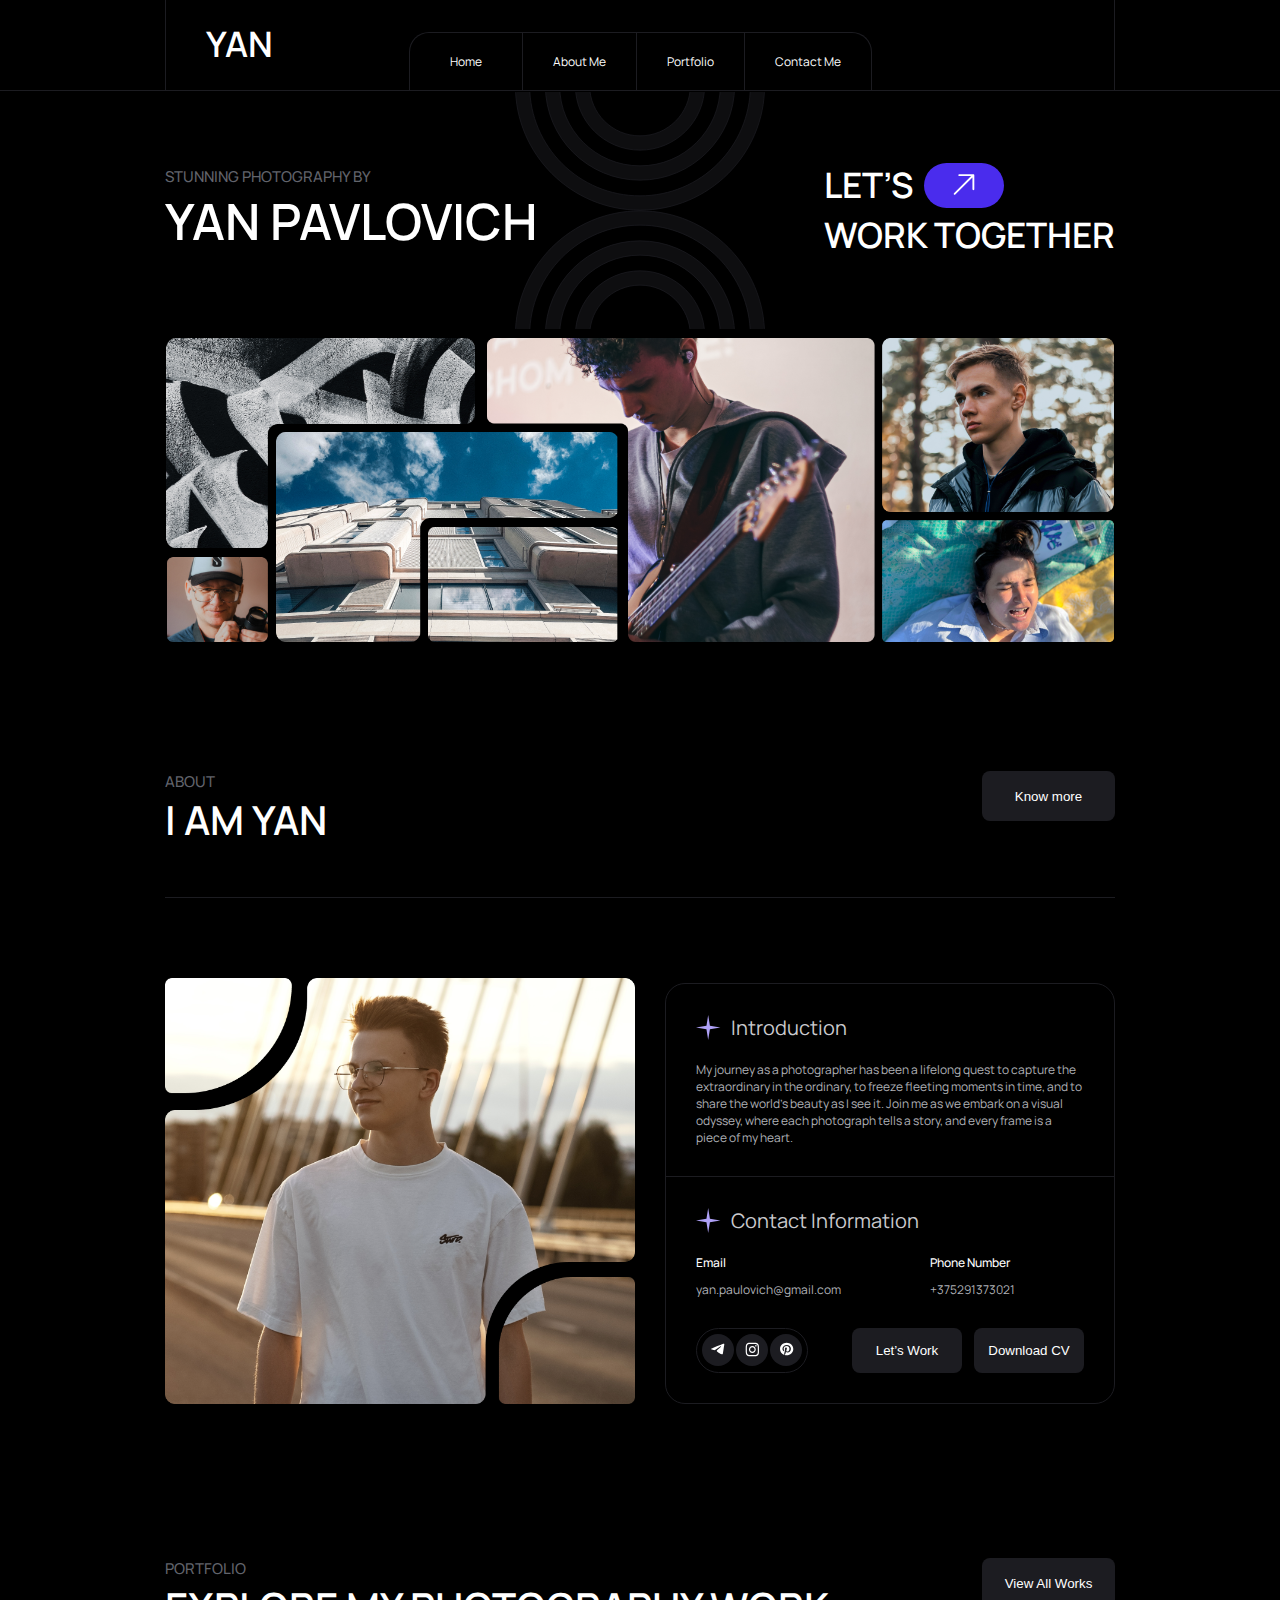
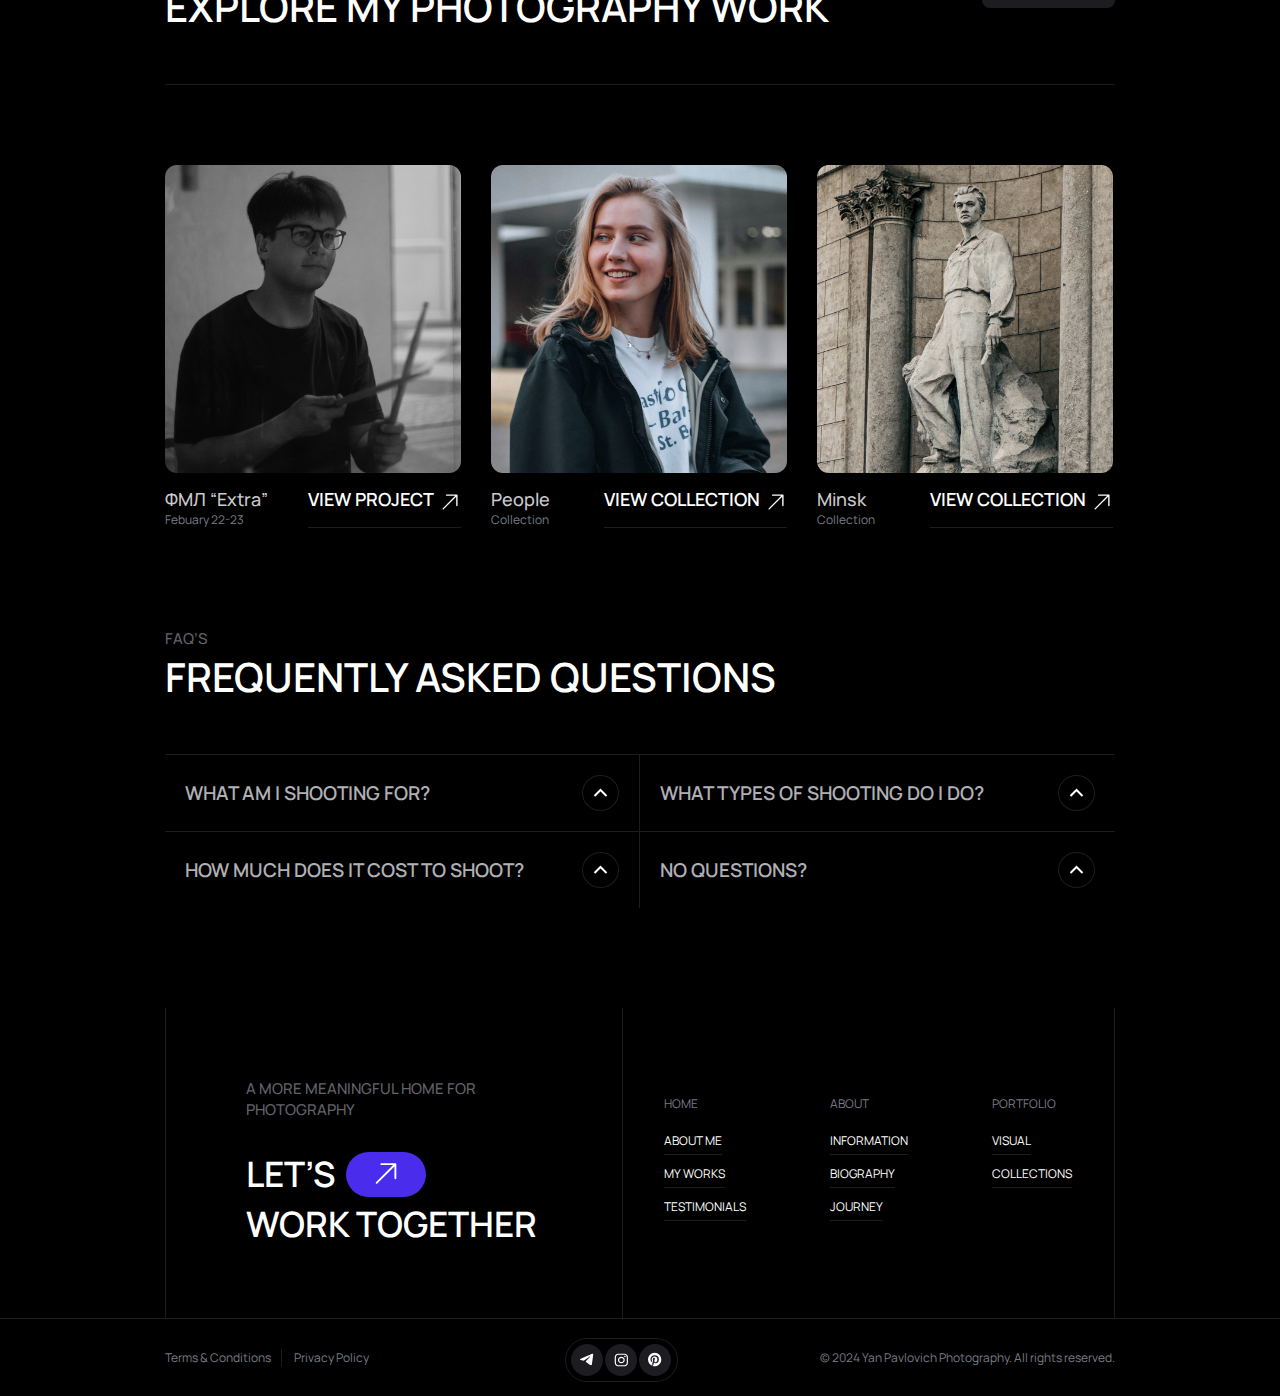
<file: index.html>
<!DOCTYPE html>
<html lang="en">
<head>
    <meta charset="UTF-8">
    <meta name="viewport" content="width=device-width, initial-scale=1.0">
    <link rel="stylesheet" href="./css/main.css">
    <title>Yan</title>
</head>
<body>
    <header>
        <div class="container">
            <div class="header-items">
                <div class="logo">
                    <p class="logo-text">
                        YAN
                    </p>
                </div>
                <nav class="navigation">
                    <img src="./images/burger.svg" alt="" class="burger">
                    <ul class="navigation-list">
                        <li class="navigation-item"><a href="./index.html">Home</a></li>
                        <li class="navigation-item"><a href="./html/aboutPage.html">About Me</a></li>
                        <li class="navigation-item"><a href="./html/portfolioPage.html">Portfolio</a></li>
                        <li class="navigation-item"><a href="./html/contactPage.html">Contact Me</a></li>
                    </ul>
                </nav>
            </div>
        </div>
    </header>
    <section>
        <div class="container">
            <div class="first-info">
                <div class="photographer-first-info">
                    <p class="pre-text">Stunning Photography by</p>
                    <p class="photographer-name">YAN PAVLOVICH</p>
                </div>
                <div class="first-contact-me">
                    <div class="text-with-button">
                        <p class="contact-me-first">Let’s</p>
                        <a href="./html/contactPage.html#contacts">
                            <button class="button">
                                <img src="./images/Row.svg" alt="">
                            </button>
                        </a>
                    </div>
                    <p class="contact-me-second">Work Together</p>
                </div>
            </div>
            <div class="main-image-container"></div>
        </div>
    </section>
    <section class="about-section" id="home-about">
        <div class="container">
            <div class="home-about-content">
                <div class="pre-about">
                    <div class="pre-about-text">
                        <p class="pre-text">About</p>
                        <p class="container-name">I am YAN</p>
                    </div>
                    <div class="pre-about-button">
                        <button class="gray-button" onclick="document.location='./html/aboutPage.html'">
                            <p>Know more</p>
                        </button>
                    </div>
                </div>
                <div class="home-about">
                    <div class="home-about-image">
                        <img src="./images/home-about-image.png" alt="about-image">
                    </div>
                    <div class="home-about-container">
                        <div class="home-about-information">
                            <div class="about-text">
                                <img src="./images/Star.svg" alt="" class="star">
                                <p class="introduction">Introduction</p>
                            </div>
                            <p class="introduction-text">My journey as a photographer has been a lifelong quest to capture the extraordinary in the ordinary, to freeze fleeting moments in time, and to share the world's beauty as I see it.  Join me as we embark on a visual odyssey, where each photograph tells a story, and every frame is a piece of my heart.</p>
                        </div>
                        <div class="home-contact-information">
                            <div class="about-text">
                                <img src="./images/Star.svg" alt="" class="star">
                                <p class="cntact-information-text">Contact Information</p>
                            </div>
                            <div class="home-contacts">
                                <p class="info-text">Email</p>
                                <p class="info-text">Phone Number</p>
                                <p class="contact-info-text">yan.paulovich@gmail.com</p>
                                <p class="contact-info-text">+375291373021</p>
                            </div>
                            <div class="home-contact-buttons">
                                <div class="social-media-buttons">
                                    <button onclick="document.location='https://t.me/Yan_Pan'">
                                        <img src="./images/telegram.svg" alt="telegram" class="telegram">
                                    </button>
                                    <button onclick="document.location='https://www.instagram.com/yan.paulovich/'">
                                        <img src="./images/instagram.svg" alt="instagram" class="instagram">
                                    </button>
                                    <button onclick="document.location='https://ru.pinterest.com/yanpan_yap/'">
                                        <img src="./images/pinterest.svg" alt="pinterest" class="pinterest">
                                    </button>
                                </div>
                                <div class="contact-buttons">
                                    <button class="gray-button" onclick="document.location='./html/contactPage.html'">Let’s Work</button>
                                    <button class="gray-button">Download CV</button>
                                </div>
                            </div>
                        </div>
                    </div>
                </div>
            </div>
        </div>
    </section>
    <section id="home-portfolio">
        <div class="container">
            <div class="portfolio-about-content">
                <div class="pre-about">
                    <div class="pre-about-text">
                        <p class="pre-text">Portfolio</p>
                        <p class="container-name">Explore My photography work</p>
                    </div>
                    <div class="pre-about-button">
                        <button class="gray-button" onclick="document.location='./html/portfolioPage.html'">
                            <p>View All Works</p>
                        </button>
                    </div>
                </div>
                <div class="portfolio-about-items">
                    <div class="portfolio-about-item">
                        <img src="./images/portfolio-image1.png" alt="" class="porfolio-about-image">
                        <div class="porfolio-about-text-box">
                            <div class="porfolio-about-text">
                                <p class="porfolio-about-name">ФМЛ “Extra”</p>
                                <p class="porfolio-about-about">Febuary 22-23</p>
                            </div>
                            <div class="porfolio-about-link">
                                <a href="https://ru.pinterest.com/yanpan_yap/pins/">View Project</a>
                                <img src="./images/arrow-link.svg" alt="" class="porfolio-about-link-image">
                            </div>
                        </div>
                    </div>
                    <div class="portfolio-about-item">
                        <img src="./images/portfolio-image2.png" alt="" class="porfolio-about-image">
                        <div class="porfolio-about-text-box">
                            <div class="porfolio-about-text">
                                <p class="porfolio-about-name">People</p>
                                <p class="porfolio-about-about">Collection</p>
                            </div>
                            <div class="porfolio-about-link">
                                <a href="https://ru.pinterest.com/yanpan_yap/people/">View COLLECTION</a>
                                <img src="./images/arrow-link.svg" alt="" class="porfolio-about-link-image">
                            </div>
                        </div>
                    </div>
                    <div class="portfolio-about-item">
                        <img src="./images/portfolio-image3.png" alt="" class="porfolio-about-image">
                        <div class="porfolio-about-text-box">
                            <div class="porfolio-about-text">
                                <p class="porfolio-about-name">Minsk</p>
                                <p class="porfolio-about-about">Collection</p>
                            </div>
                            <div class="porfolio-about-link">
                                <a href="https://ru.pinterest.com/yanpan_yap/minsk-city/">View COLLECTION</a>
                                <img src="./images/arrow-link.svg" alt="" class="porfolio-about-link-image">
                            </div>
                        </div>
                    </div>
                </div>
            </div>
        </div>
    </section>
    <section id="home-faq">
        <div class="container">
            <div class="faq-about-container">
                <div class="pre-about">
                    <div class="pre-about-text">
                        <p class="pre-text">FAQ’s</p>
                        <p class="container-name">Frequently Asked Questions</p>
                    </div>
                </div>
                <div class="faq">
                    <div>
                        <div class="question">
                            <p>What am I shooting for?</p>
                            <img src="./images/faq-arrow.svg" alt="" class="faq-arrow">
                        </div>
                        <div class="answer">
                            <p>I don't have my own camera, so I shoot with what they give me or I find. I have experience working with all types of cameras.</p>
                        </div>
                        <div class="question">
                            <p>How much does it cost to shoot?</p>
                            <img src="./images/faq-arrow.svg" alt="" class="faq-arrow">
                        </div>
                        <div class="answer">
                            <p>I don't have any price tag, so write and we'll come to an agreement.</p>
                        </div>
                    </div>
                    <div>
                        <div class="question">
                            <p>What types of shooting do I do?</p>
                            <img src="./images/faq-arrow.svg" alt="" class="faq-arrow">
                        </div>
                        <div class="answer">
                            <p>I have experience in various filming except wedding.</p>
                        </div>
                        <div class="last-question">
                            <div class="question">
                                <p>No questions?</p>
                                <img src="./images/faq-arrow.svg" alt="" class="faq-arrow">
                            </div>
                            <div class="answer">
                                <p>This is cool because the site does not have advertising purposes.</p>
                            </div>
                        </div>
                    </div>
                </div>
            </div>
        </div>
    </section>
    <section>
        <div class="container">
            <div class="footer-navigation">
                <div class="footer-work-link">
                    <p class="pre-text">A more meaningful home for photography</p>
                    <div class="first-contact-me">
                        <div class="text-with-button">
                            <p class="contact-me-first">Let’s</p>
                            <a href="./html/contactPage.html#contacts">
                                <button class="button">
                                    <img src="./images/Row.svg" alt="">
                                </button>
                            </a>
                        </div>
                        <p class="contact-me-second">Work Together</p>
                    </div>
                </div>
                <div class="footer-items">
                    <div class="footer-item">
                        <p class="footer-name-page">Home</p>
                        <a href="#home-about" class="footer-item" id="footer-item">About Me</a>
                        <a href="#home-portfolio" class="footer-item">My Works</a>
                        <a href="#home-faq" class="footer-item">Testimonials</a>
                    </div>
                    <div class="footer-item">
                        <p class="footer-name-page">about</p>
                        <a href="./html/aboutPage.html" class="footer-item">information</a>
                        <a href="./html/aboutPage.html#about-biography" class="footer-item">biography</a>
                        <a href="./html/aboutPage.html#about-joourney" class="footer-item">journey</a>
                    </div>
                    <div class="footer-item">
                        <p class="footer-name-page">portfolio</p>
                        <a href="./html/portfolioPage.html" class="footer-item">visual</a>
                        <a href="./html/portfolioPage.html#portfolio-collections" class="footer-item">collections</a>
                    </div>
                </div>
            </div>
        </div>
    </section>
    <footer>
        <div class="container">
            <div class="footer-container">
                <div class="privacy">
                    <a href="" class="terms">Terms & Conditions</a>
                    <a href="">Privacy Policy</a>
                </div>
                <div class="test">
                    <div class="social-media-buttons">
                        <button onclick="document.location='https://t.me/Yan_Pan'">
                            <img src="./images/telegram.svg" alt="telegram" class="telegram">
                        </button>
                        <button onclick="document.location='https://www.instagram.com/yan.paulovich/'">
                            <img src="./images/instagram.svg" alt="instagram" class="instagram">
                        </button>
                        <button onclick="document.location='https://ru.pinterest.com/yanpan_yap/'">
                            <img src="./images/pinterest.svg" alt="pinterest" class="pinterest">
                        </button>
                    </div>
                </div>
                <div>
                    <p class="rights">© 2024 Yan Pavlovich Photography. All rights reserved.</p>
                </div>
            </div>
        </div>
    </footer>
    <script src="./js/faq.js"></script>
</body>
</html>
</file>
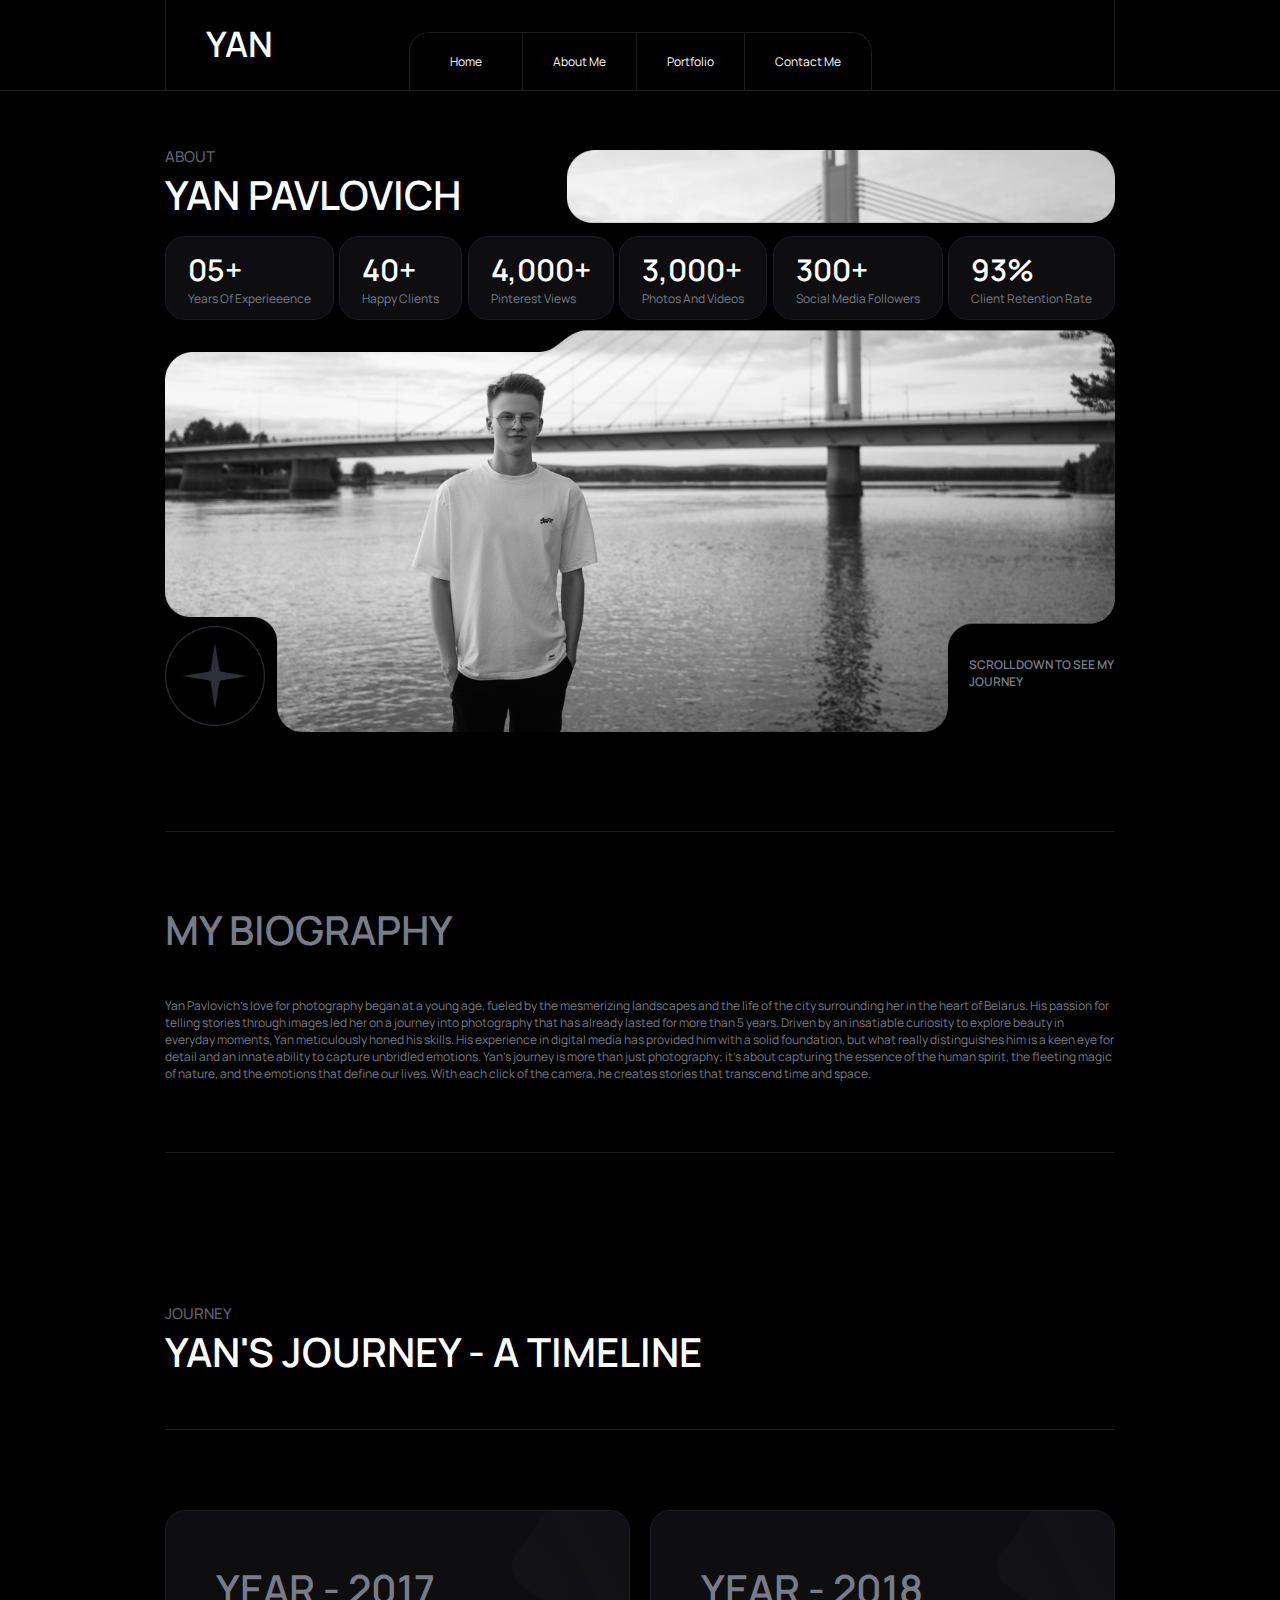
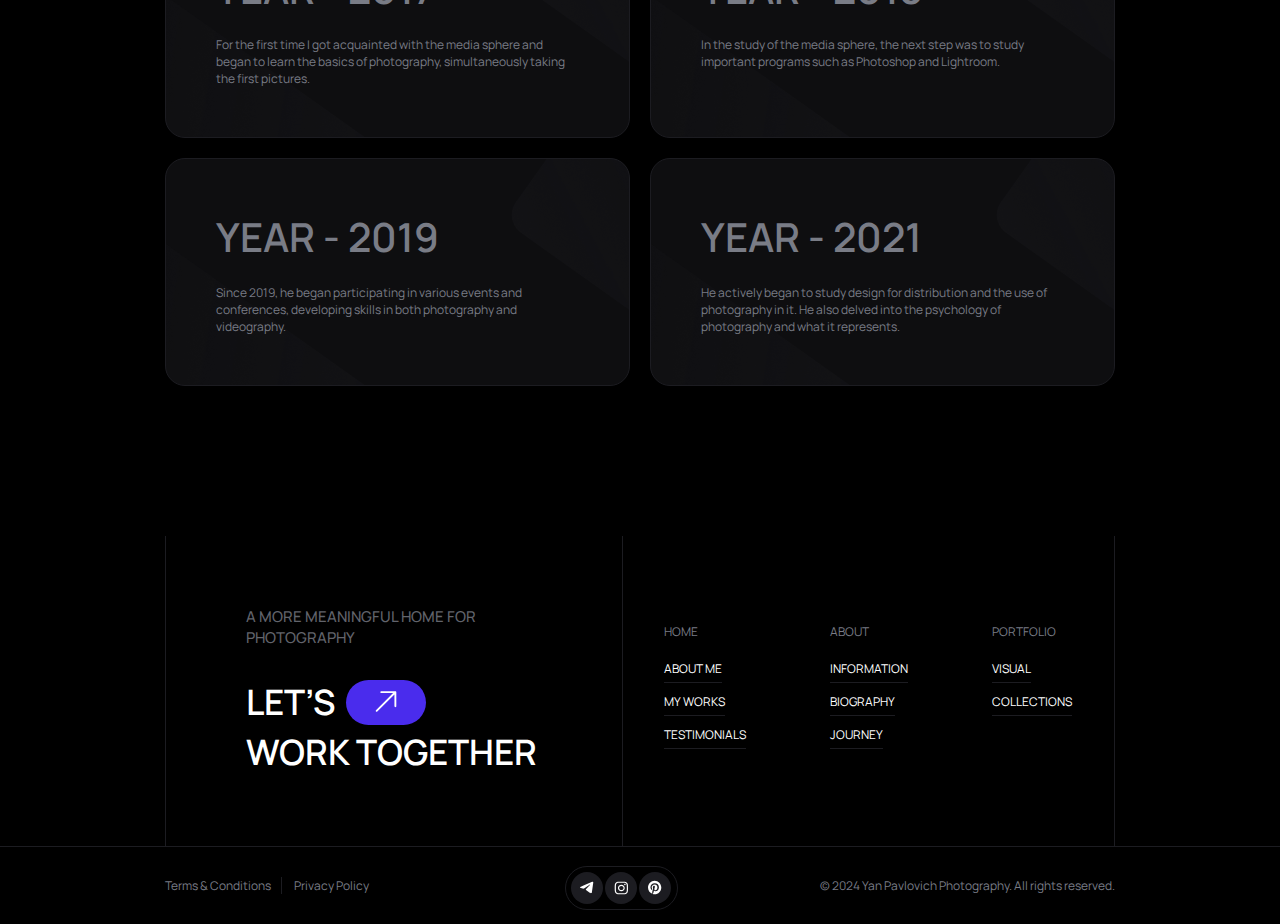
<file: html/aboutPage.html>
<!DOCTYPE html>
<html lang="en">
<head>
    <meta charset="UTF-8">
    <meta name="viewport" content="width=device-width, initial-scale=1.0">
    <link rel="stylesheet" href="../css/main.css">
    <title>Yan</title>
</head>
<body>
    <header>
        <div class="container">
            <div class="header-items">
                <div class="logo">
                    <p class="logo-text">
                        YAN
                    </p>
                </div>
                <nav class="navigation">
                    <img src="../images/burger.svg" alt="" class="burger">
                    <ul class="navigation-list">
                        <li class="navigation-item"><a href="../index.html">Home</a></li>
                        <li class="navigation-item"><a href="../html/aboutPage.html">About Me</a></li>
                        <li class="navigation-item"><a href="../html/portfolioPage.html">Portfolio</a></li>
                        <li class="navigation-item"><a href="../html/contactPage.html">Contact Me</a></li>
                    </ul>
                </nav>
            </div>
        </div>
    </header>
    <section>
        <div class="container">
            <div class="about-first-section">
                <div class="pre-about">
                    <div class="pre-about-text">
                        <p class="pre-text">about</p>
                        <p class="container-name">yan pavlovich</p>
                    </div>
                </div>
                <div class="popularity-items">
                    <div class="popularity-item">
                        <p class="popularity-number">05+</p>
                        <p class="popularity-name">Years Of Experieeence</p>
                    </div>
                    <div class="popularity-item">
                        <p class="popularity-number">40+</p>
                        <p class="popularity-name">Happy Clients</p>
                    </div>
                    <div class="popularity-item">
                        <p class="popularity-number">4,000+</p>
                        <p class="popularity-name">Pinterest Views</p>
                    </div>
                    <div class="popularity-item">
                        <p class="popularity-number">3,000+</p>
                        <p class="popularity-name">Photos And Videos</p>
                    </div>
                    <div class="popularity-item">
                        <p class="popularity-number">300+</p>
                        <p class="popularity-name">Social Media Followers</p>
                    </div>
                    <div class="popularity-item">
                        <p class="popularity-number">93%</p>
                        <p class="popularity-name">Client Retention Rate</p>
                    </div>
                </div>
                <div class="about-decoration">
                    <div class="star-image">
                        <img src="../images/bigStar.png" alt="" class="bigStar">
                    </div>
                    <p class="scroll-text">Scroll Down To See My Journey</p>
                </div>
            </div>
        </div>
    </section>
    <section id="about-biography">
        <div class="container">
            <div class="biography-container">
                <p class="biography-name">
                    My Biography
                </p>
                <p class="biography-text">
                    Yan Pavlovich's love for photography began at a young age, fueled by the mesmerizing landscapes and the life of the city surrounding her in the heart of Belarus. His passion for telling stories through images led her on a journey into photography that has already lasted for more than 5 years.
                    Driven by an insatiable curiosity to explore beauty in everyday moments, Yan meticulously honed his skills. His experience in digital media has provided him with a solid foundation, but what really distinguishes him is a keen eye for detail and an innate ability to capture unbridled emotions.
                    Yan's journey is more than just photography; it's about capturing the essence of the human spirit, the fleeting magic of nature, and the emotions that define our lives. With each click of the camera, he creates stories that transcend time and space.
                </p>
            </div>
        </div>
    </section>
    <section id="about-joourney">
        <div class="container">
            <div class="journey-container">
                <div class="pre-about">
                    <div class="pre-about-text">
                        <p class="pre-text">Journey</p>
                        <p class="container-name">yan's Journey - A Timeline</p>
                    </div>
                </div>
                <div class="card-items">
                    <div class="card-item">
                        <p class="card-name">Year - 2017</p>
                        <p class="card-text">
                            For the first time I got acquainted with the media sphere and began to learn the basics of photography, simultaneously taking the first pictures.
                        </p>
                    </div>
                    <div class="card-item">
                        <p class="card-name">Year - 2018</p>
                        <p class="card-text">
                            In the study of the media sphere, the next step was to study important programs such as Photoshop and Lightroom.
                        </p>
                    </div>
                    <div class="card-item">
                        <p class="card-name">Year - 2019</p>
                        <p class="card-text">
                            Since 2019, he began participating in various events and conferences, developing skills in both photography and videography.
                        </p>
                    </div>
                    <div class="card-item">
                        <p class="card-name">Year - 2021</p>
                        <p class="card-text">
                            He actively began to study design for distribution and the use of photography in it. He also delved into the psychology of photography and what it represents.
                        </p>
                    </div>
                </div>
            </div>
        </div>
    </section>
    <section>
        <div class="container">
            <div class="footer-navigation">
                <div class="footer-work-link">
                    <p class="pre-text">A more meaningful home for photography</p>
                    <div class="first-contact-me">
                        <div class="text-with-button">
                            <p class="contact-me-first">Let’s</p>
                            <a href="../html/contactPage.html#contacts">
                                <button class="button">
                                    <img src="../images/Row.svg" alt="">
                                </button>
                            </a>
                        </div>
                        <p class="contact-me-second">Work Together</p>
                    </div>
                </div>
                <div class="footer-items">
                    <div class="footer-item">
                        <p class="footer-name-page">Home</p>
                        <a href="../index.html#home-about" class="footer-item">About Me</a>
                        <a href="../index.html#home-portfolio" class="footer-item">My Works</a>
                        <a href="../index.html#home-faq" class="footer-item">Testimonials</a>
                    </div>
                    <div class="footer-item">
                        <p class="footer-name-page">about</p>
                        <a href="#" class="footer-item">information</a>
                        <a href="#about-biography" class="footer-item">biography</a>
                        <a href="#about-joourney" class="footer-item">journey</a>
                    </div>
                    <div class="footer-item">
                        <p class="footer-name-page">portfolio</p>
                        <a href="../html/portfolioPage.html" class="footer-item">visual</a>
                        <a href="../html/portfolioPage.html#portfolio-collections" class="footer-item">collections</a>
                    </div>
                </div>
            </div>
        </div>
    </section>
    <footer>
        <div class="container">
            <div class="footer-container">
                <div class="privacy">
                    <a href="" class="terms">Terms & Conditions</a>
                    <a href="">Privacy Policy</a>
                </div>
                <div class="test">
                    <div class="social-media-buttons">
                        <button onclick="document.location='https://t.me/Yan_Pan'">
                            <img src="../images/telegram.svg" alt="telegram" class="telegram">
                        </button>
                        <button onclick="document.location='https://www.instagram.com/yan.paulovich/'">
                            <img src="../images/instagram.svg" alt="instagram" class="instagram">
                        </button>
                        <button onclick="document.location='https://ru.pinterest.com/yanpan_yap/'">
                            <img src="../images/pinterest.svg" alt="pinterest" class="pinterest">
                        </button>
                    </div>
                </div>
                <div>
                    <p class="rights">© 2024 Yan Pavlovich Photography. All rights reserved.</p>
                </div>
            </div>
        </div>
    </footer>
    <script src="../js/faq.js"></script>
</body>
</html>
</file>
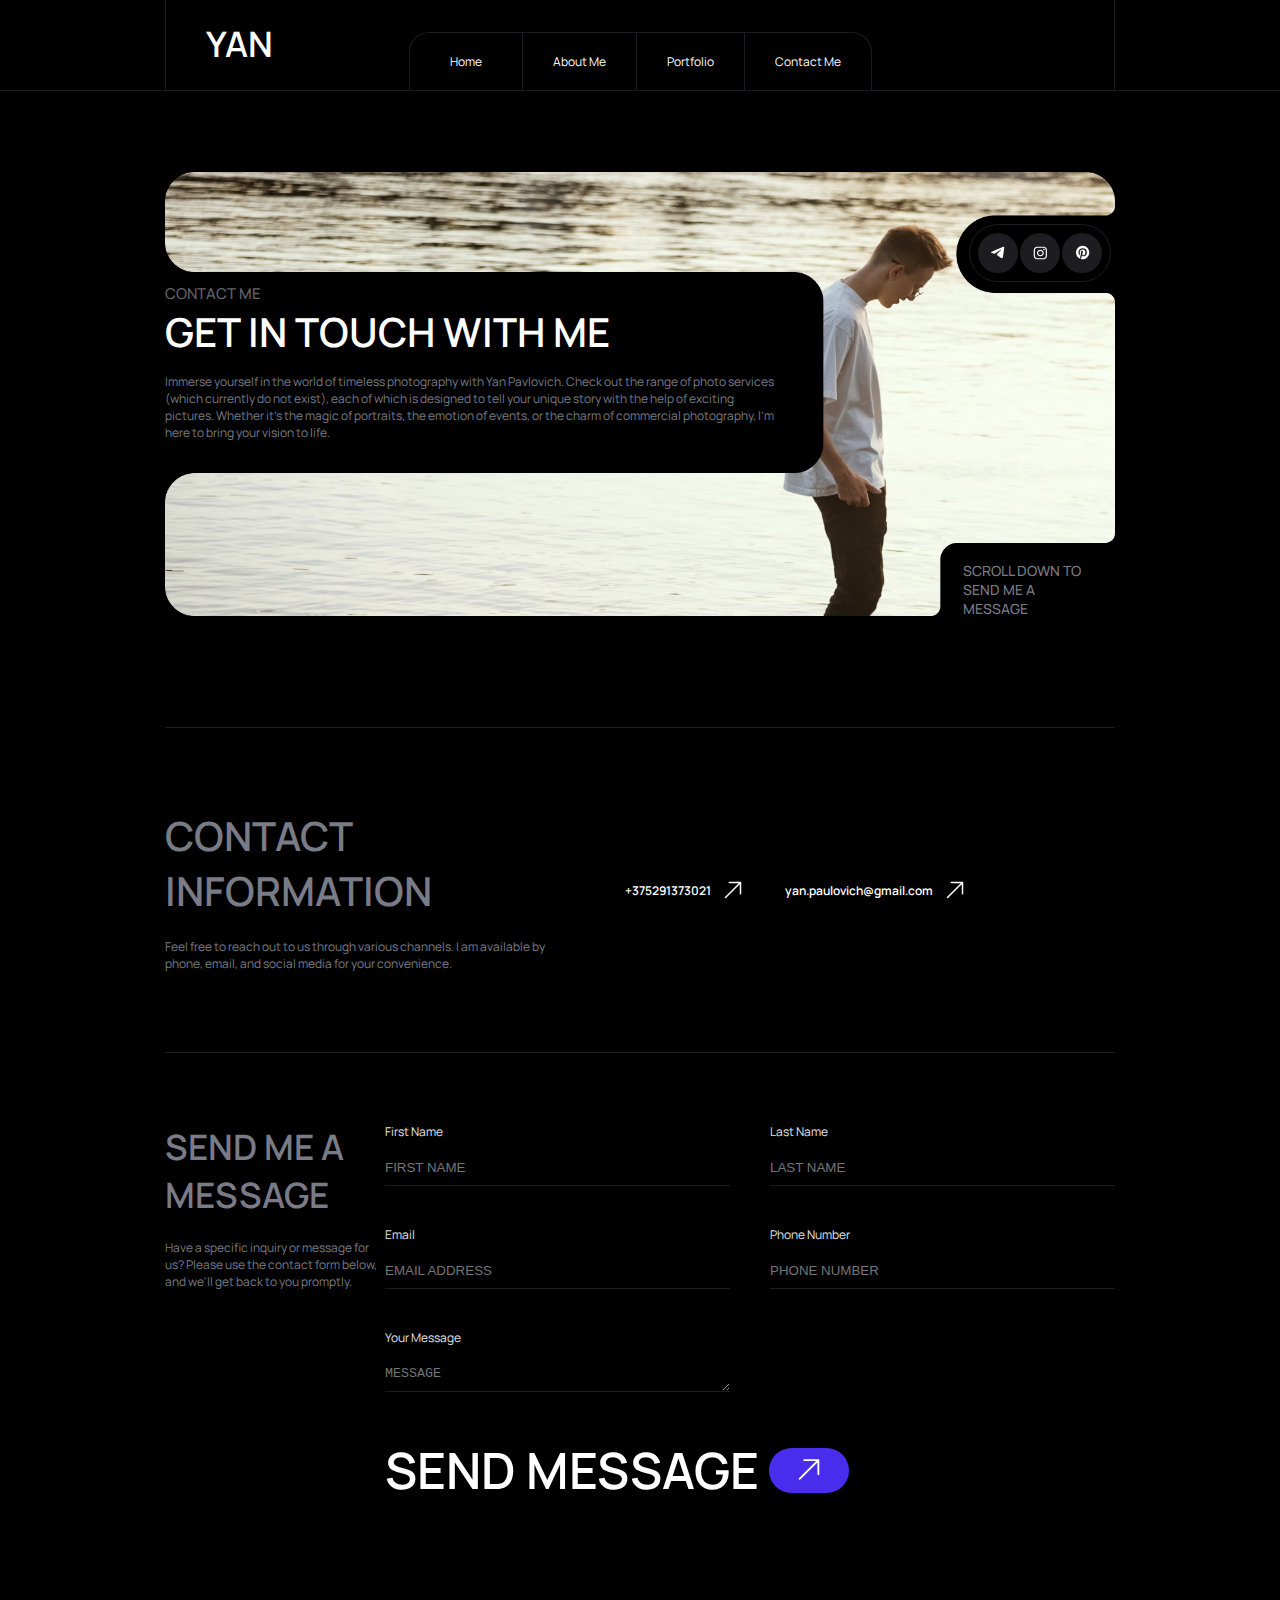
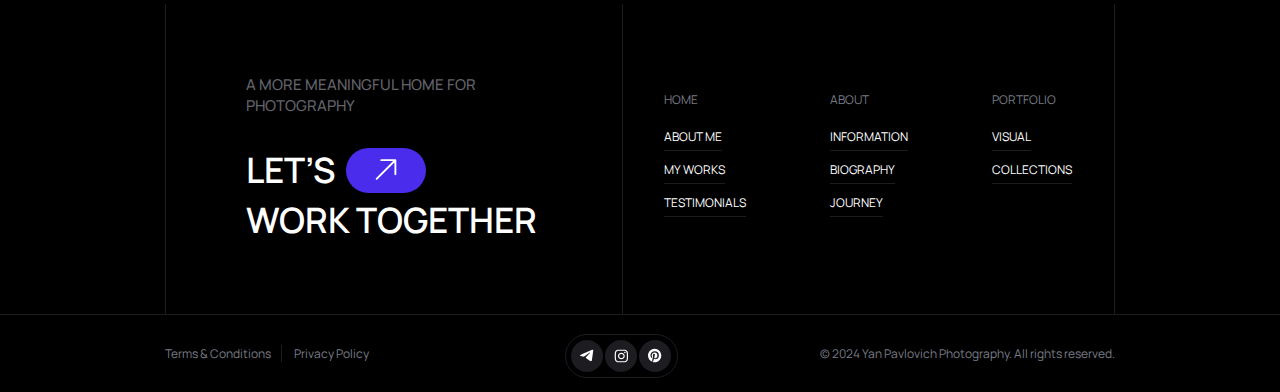
<file: html/contactPage.html>
<!DOCTYPE html>
<html lang="en">
<head>
    <meta charset="UTF-8">
    <meta name="viewport" content="width=device-width, initial-scale=1.0">
    <link rel="stylesheet" href="../css/main.css">
    <title>Yan</title>
</head>
<body>
    <header>
        <div class="container">
            <div class="header-items">
                <div class="logo">
                    <p class="logo-text">
                        YAN
                    </p>
                </div>
                <nav class="navigation">
                    <img src="../images/burger.svg" alt="" class="burger">
                    <ul class="navigation-list">
                        <li class="navigation-item"><a href="../index.html">Home</a></li>
                        <li class="navigation-item"><a href="../html/aboutPage.html">About Me</a></li>
                        <li class="navigation-item"><a href="../html/portfolioPage.html">Portfolio</a></li>
                        <li class="navigation-item"><a href="../html/contactPage.html">Contact Me</a></li>
                    </ul>
                </nav>
            </div>
        </div>
    </header>
    <section>
        <div class="container">
            <div class="contact-first-section">
                <div class="social-media-buttons">
                    <button onclick="document.location='https://t.me/Yan_Pan'">
                        <img src="../images/telegram.svg" alt="telegram" class="telegram">
                    </button>
                    <button onclick="document.location='https://www.instagram.com/yan.paulovich/'">
                        <img src="../images/instagram.svg" alt="instagram" class="instagram">
                    </button>
                    <button onclick="document.location='https://ru.pinterest.com/yanpan_yap/'">
                        <img src="../images/pinterest.svg" alt="pinterest" class="pinterest">
                    </button>
                </div>
                <div class="pre-about">
                    <div class="pre-about-text">
                        <p class="pre-text">Contact Me</p>
                        <p class="container-name">Get in Touch with Me</p>
                    </div>
                </div>
                <p class="contact-first-text">
                    Immerse yourself in the world of timeless photography with Yan Pavlovich. Check out the range of photo services (which currently do not exist), each of which is designed to tell your unique story with the help of exciting pictures. Whether it's the magic of portraits, the emotion of events, or the charm of commercial photography, I'm here to bring your vision to life.
                </p>
                <div class="contact-decoration">
                    <p class="scroll-text3">Scroll Down To Send me a Message</p>
                </div>
            </div>
        </div>
    </section>
    <section id="contacts">
        <div class="container">
            <div class="contact-container">
                <div class="contact-texts">
                    <p class="contact-information">Contact Information</p>
                    <p class="contact-text">Feel free to reach out to us through various channels. I am available by phone, email, and social media for your convenience.</p>
                </div>
                <div class="contacts">
                    <div class="contact">
                        <p>+375291373021</p>
                        <img src="../images/arrow-link.svg" alt="" class="contact-about-link-image">
                    </div>
                    <div class="contact">
                        <p>yan.paulovich@gmail.com</p>
                        <img src="../images/arrow-link.svg" alt="" class="contact-about-link-image">
                    </div>
                </div>
            </div>
        </div>
    </section>
    <section>
        <div class="container">
            <div class="form-container">
                <div class="form-text-container">
                    <p class="form-main-text">Send Me a Message</p>
                    <p class="form-text">
                        Have a specific inquiry or message for us? Please use the contact form below, and we'll get back to you promptly.
                    </p>
                </div>
                <div>
                    <form id="contactForm">
                        <!-- Форма -->
                    </form>
                    <div class="text-with-button">
                        <p class="submit-text">Send Message</p>
                        <button class="button" id="form-button">
                            <img src="../images/Row.svg" alt="">
                        </button>
                    </div>
                </div>
            </div>
        </div>
    </section>
    <section>
        <div class="container">
            <div class="footer-navigation">
                <div class="footer-work-link">
                    <p class="pre-text">A more meaningful home for photography</p>
                    <div class="first-contact-me">
                        <div class="text-with-button">
                            <p class="contact-me-first">Let’s</p>
                            <a href="#contacts">
                                <button class="button">
                                    <img src="../images/Row.svg" alt="">
                                </button>
                            </a>
                        </div>
                        <p class="contact-me-second">Work Together</p>
                    </div>
                </div>
                <div class="footer-items">
                    <div class="footer-item">
                        <p class="footer-name-page">Home</p>
                        <a href="../index.html#home-about" class="footer-item">About Me</a>
                        <a href="../index.html#home-portfolio" class="footer-item">My Works</a>
                        <a href="../index.html#home-faq" class="footer-item">Testimonials</a>
                    </div>
                    <div class="footer-item">
                        <p class="footer-name-page">about</p>
                        <a href="../html/aboutPage.html" class="footer-item">information</a>
                        <a href="../html/aboutPage.html#about-biography" class="footer-item">biography</a>
                        <a href="../html/aboutPage.html#about-joourney" class="footer-item">journey</a>
                    </div>
                    <div class="footer-item">
                        <p class="footer-name-page">portfolio</p>
                        <a href="../html/portfolioPage.html" class="footer-item">visual</a>
                        <a href="../html/portfolioPage.html#portfolio-collections" class="footer-item">collections</a>
                    </div>
                </div>
            </div>
        </div>
    </section>
    <footer>
        <div class="container">
            <div class="footer-container">
                <div class="privacy">
                    <a href="" class="terms">Terms & Conditions</a>
                    <a href="">Privacy Policy</a>
                </div>
                <div class="test">
                    <div class="social-media-buttons">
                        <button onclick="document.location='https://t.me/Yan_Pan'">
                            <img src="../images/telegram.svg" alt="telegram" class="telegram">
                        </button>
                        <button onclick="document.location='https://www.instagram.com/yan.paulovich/'">
                            <img src="../images/instagram.svg" alt="instagram" class="instagram">
                        </button>
                        <button onclick="document.location='https://ru.pinterest.com/yanpan_yap/'">
                            <img src="../images/pinterest.svg" alt="pinterest" class="pinterest">
                        </button>
                    </div>
                </div>
                <div>
                    <p class="rights">© 2024 Yan Pavlovich Photography. All rights reserved.</p>
                </div>
            </div>
        </div>
    </footer>
    <script src="../js/faq.js"></script>
</body>
</html>
</file>
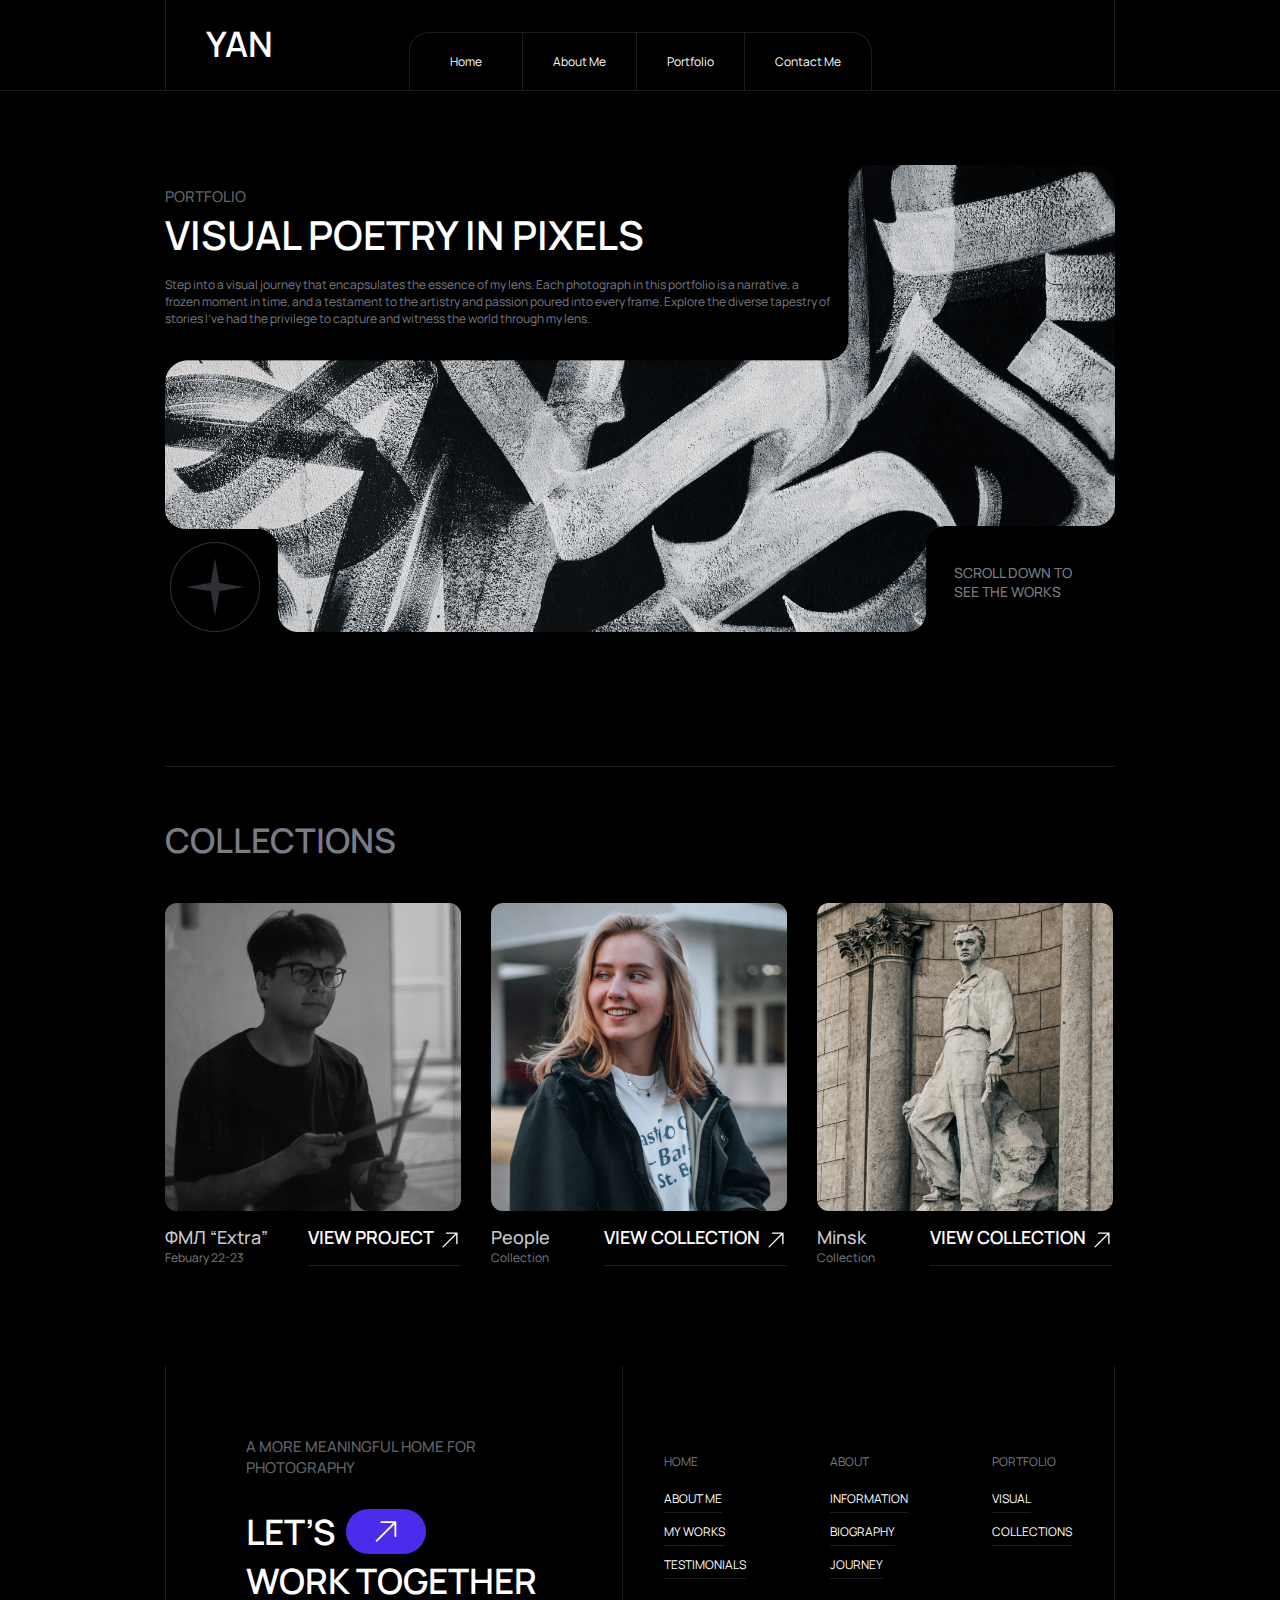
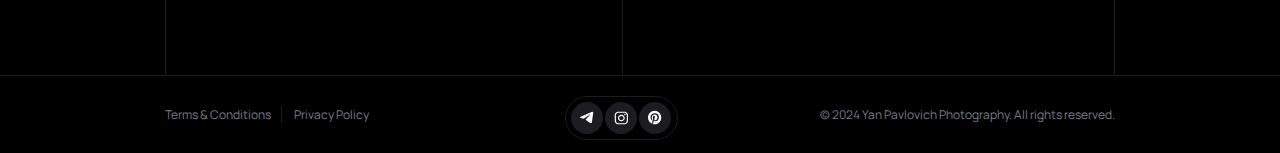
<file: html/portfolioPage.html>
<!DOCTYPE html>
<html lang="en">
<head>
    <meta charset="UTF-8">
    <meta name="viewport" content="width=device-width, initial-scale=1.0">
    <link rel="stylesheet" href="../css/main.css">
    <title>Yan</title>
</head>
<body>
    <header>
        <div class="container">
            <div class="header-items">
                <div class="logo">
                    <p class="logo-text">
                        YAN
                    </p>
                </div>
                <nav class="navigation">
                    <img src="../images/burger.svg" alt="" class="burger">
                    <ul class="navigation-list">
                        <li class="navigation-item"><a href="../index.html">Home</a></li>
                        <li class="navigation-item"><a href="../html/aboutPage.html">About Me</a></li>
                        <li class="navigation-item"><a href="../html/portfolioPage.html">Portfolio</a></li>
                        <li class="navigation-item"><a href="../html/contactPage.html">Contact Me</a></li>
                    </ul>
                </nav>
            </div>
        </div>
    </header>
    <section>
        <div class="container">
            <div class="portfolio-first-section">
                <div class="pre-about">
                    <div class="pre-about-text">
                        <p class="pre-text">Portfolio</p>
                        <p class="container-name">Visual Poetry in Pixels</p>
                    </div>
                </div>
                <p class="portfolio-first-text">
                    Step into a visual journey that encapsulates the essence of my lens. Each photograph in this portfolio is a narrative, a frozen moment in time, and a testament to the artistry and passion poured into every frame. Explore the diverse tapestry of stories I've had the privilege to capture and witness the world through my lens.
                </p>
                <div class="portfolio-decoration">
                    <div class="star-image2">
                        <img src="../images/bigStar.png" alt="" class="bigStar2">
                    </div>
                    <p class="scroll-text2">Scroll Down To See The Works</p>
                </div>
            </div>
        </div>
    </section>
    <section id="portfolio-collections">
        <div class="container">
            <div class="portfolio-about-content">
            <div class="collection-text-container">
                <p class="collection-text">collections</p>
            </div>
            <div class="portfolio-about-items">
                <div class="portfolio-about-item">
                    <img src="../images/portfolio-image1.png" alt="" class="porfolio-about-image">
                    <div class="porfolio-about-text-box">
                        <div class="porfolio-about-text">
                            <p class="porfolio-about-name">ФМЛ “Extra”</p>
                            <p class="porfolio-about-about">Febuary 22-23</p>
                        </div>
                        <div class="porfolio-about-link">
                            <a href="https://ru.pinterest.com/yanpan_yap/pins/">View Project</a>
                            <img src="../images/arrow-link.svg" alt="" class="porfolio-about-link-image">
                        </div>
                    </div>
                </div>
                <div class="portfolio-about-item">
                    <img src="../images/portfolio-image2.png" alt="" class="porfolio-about-image">
                    <div class="porfolio-about-text-box">
                        <div class="porfolio-about-text">
                            <p class="porfolio-about-name">People</p>
                            <p class="porfolio-about-about">Collection</p>
                        </div>
                        <div class="porfolio-about-link">
                            <a href="https://ru.pinterest.com/yanpan_yap/people/">View COLLECTION</a>
                            <img src="../images/arrow-link.svg" alt="" class="porfolio-about-link-image">
                        </div>
                    </div>
                </div>
                <div class="portfolio-about-item">
                    <img src="../images/portfolio-image3.png" alt="" class="porfolio-about-image">
                    <div class="porfolio-about-text-box">
                        <div class="porfolio-about-text">
                            <p class="porfolio-about-name">Minsk</p>
                            <p class="porfolio-about-about">Collection</p>
                        </div>
                        <div class="porfolio-about-link">
                            <a href="https://ru.pinterest.com/yanpan_yap/minsk-city/">View COLLECTION</a>
                            <img src="../images/arrow-link.svg" alt="" class="porfolio-about-link-image">
                        </div>
                    </div>
                </div>
            </div>
        </div>
    </section>
    <section>
        <div class="container">
            <div class="footer-navigation">
                <div class="footer-work-link">
                    <p class="pre-text">A more meaningful home for photography</p>
                    <div class="first-contact-me">
                        <div class="text-with-button">
                            <p class="contact-me-first">Let’s</p>
                            <a href="../html/contactPage.html#contacts">
                                <button class="button">
                                    <img src="../images/Row.svg" alt="">
                                </button>
                            </a>
                        </div>
                        <p class="contact-me-second">Work Together</p>
                    </div>
                </div>
                <div class="footer-items">
                    <div class="footer-item">
                        <p class="footer-name-page">Home</p>
                        <a href="../index.html#home-about" class="footer-item">About Me</a>
                        <a href="../index.html#home-portfolio" class="footer-item">My Works</a>
                        <a href="../index.html#home-faq" class="footer-item">Testimonials</a>
                    </div>
                    <div class="footer-item">
                        <p class="footer-name-page">about</p>
                        <a href="../html/aboutPage.html" class="footer-item">information</a>
                        <a href="../html/aboutPage.html#about-biography" class="footer-item">biography</a>
                        <a href="../html/aboutPage.html#about-joourney" class="footer-item">journey</a>
                    </div>
                    <div class="footer-item">
                        <p class="footer-name-page">portfolio</p>
                        <a href="#" class="footer-item">visual</a>
                        <a href="#portfolio-collections" class="footer-item">collections</a>
                    </div>
                </div>
            </div>
        </div>
    </section>
    
    <footer>
        <div class="container">
            <div class="footer-container">
                <div class="privacy">
                    <a href="" class="terms">Terms & Conditions</a>
                    <a href="">Privacy Policy</a>
                </div>
                <div class="test">
                    <div class="social-media-buttons">
                        <button onclick="document.location='https://t.me/Yan_Pan'">
                            <img src="../images/telegram.svg" alt="telegram" class="telegram">
                        </button>
                        <button onclick="document.location='https://www.instagram.com/yan.paulovich/'">
                            <img src="../images/instagram.svg" alt="instagram" class="instagram">
                        </button>
                        <button onclick="document.location='https://ru.pinterest.com/yanpan_yap/'">
                            <img src="../images/pinterest.svg" alt="pinterest" class="pinterest">
                        </button>
                    </div>
                </div>
                <div>
                    <p class="rights">© 2024 Yan Pavlovich Photography. All rights reserved.</p>
                </div>
            </div>
        </div>
    </footer>
    <script src="../js/faq.js"></script>
</body>
</html>
</file>
<file: css/main.css>
@font-face {
  font-family: "Manrope-Medium";
  src: url("../fonts/Manrope-Medium.ttf");
}
@font-face {
  font-family: "Manrope-Regular";
  src: url("../fonts/Manrope-Regular.ttf");
}
@font-face {
  font-family: "Manrope-SemiBold";
  src: url("../fonts/Manrope-SemiBold.ttf");
}
header {
  border-bottom: 1px solid #1C1C21;
}

.header-items {
  border-right: 1px solid #1C1C21;
  border-left: 1px solid #1C1C21;
  padding: 0 40px;
  display: flex;
}
.header-items .logo-text {
  font-size: 35px;
  position: absolute;
  top: 20px;
}
.header-items .navigation {
  margin: 0 auto;
  color: #AFB0B6;
}
.header-items .navigation .burger {
  visibility: hidden;
}
.header-items .navigation .navigation-list {
  list-style: none;
  display: flex;
  margin: 0;
  font-family: "Manrope-Regular";
  padding: 0px;
}
.header-items .navigation .navigation-list .navigation-item {
  padding: 20px 30px 20px 30px;
  border: 1px solid #1C1C21;
  border-bottom: 0;
  border-left: 0;
}
.header-items .navigation .navigation-list .navigation-item a {
  padding: 0px;
  border-left: none;
}
.header-items .navigation .navigation-list :first-child {
  border-top-left-radius: 20px;
  padding: 20px 40px 20px 40px;
  border-left: 1px solid #1C1C21;
}
.header-items .navigation .navigation-list :last-child {
  border-top-right-radius: 20px;
}

@media screen and (max-width: 1023px) {
  .header-items {
    padding: 0 30px;
  }
  .header-items .logo-text {
    font-size: 28px;
  }
  .header-items .navigation .navigation-list .navigation-item {
    padding: 15px 20px 15px 20px;
  }
  .header-items .navigation .navigation-list .navigation-item a {
    padding: 0px;
  }
  .header-items .navigation .navigation-list :first-child {
    border-top-left-radius: 20px;
    padding: 15px 25px 15px 25px;
    border-left: 1px solid #1C1C21;
  }
  .header-items .navigation .navigation-list :last-child {
    border-top-right-radius: 20px;
  }
}
@media screen and (max-width: 767px) {
  .header-items {
    border-right: 1px solid #1C1C21;
    border-left: 1px solid #1C1C21;
    padding: 15px 20px 15px 20px;
  }
  .header-items .logo-text {
    font-size: 30px;
    position: relative;
    top: 0px;
  }
  .header-items .navigation {
    position: relative;
  }
  .header-items .navigation .burger {
    visibility: visible;
    position: absolute;
    padding: 10px;
    top: 8px;
    left: 78px;
    border-top: 1px solid #1C1C21;
    border-left: 1px solid #1C1C21;
    border-top-left-radius: 20px;
  }
  .header-items .navigation .navigation-list {
    list-style: none;
    display: block;
    position: absolute;
    visibility: hidden;
    z-index: 2;
    top: 8px;
    left: 66px;
    background-color: black;
    border: 1px solid #1C1C21;
    border-radius: 20px 0px 0px 20px;
    text-align: center;
  }
  .header-items .navigation .navigation-list .navigation-item {
    border: none;
    padding: 10px;
  }
  .header-items .navigation .navigation-list .navigation-item a {
    padding: 0px;
    border-left: none;
  }
  .header-items .navigation .navigation-list.active {
    visibility: visible;
  }
}
footer {
  border-top: 1px solid #1C1C21;
}

.footer-navigation {
  display: flex;
  border-right: 1px solid #1C1C21;
  border-left: 1px solid #1C1C21;
}
.footer-navigation .first-contact-me {
  text-transform: uppercase;
}
.footer-navigation .footer-items {
  display: flex;
  justify-content: space-around;
  margin: auto 0;
  font-family: "Manrope-Regular";
  width: 60%;
}
.footer-navigation .footer-items .footer-item {
  display: block;
  text-transform: uppercase;
  width: -moz-fit-content;
  width: fit-content;
}
.footer-navigation .footer-items .footer-item .footer-name-page {
  color: #797C86;
  margin-bottom: 20px;
}
.footer-navigation .footer-items .footer-item .footer-item {
  padding-bottom: 5px;
  border-bottom: 1px solid #1C1C21;
  margin-bottom: 10px;
}

.footer-work-link {
  padding: 100px 80px;
  border-right: 1px solid #1C1C21;
}
.footer-work-link .pre-text {
  margin-bottom: 30px;
}

.footer-container {
  padding: 30px 0;
  display: flex;
  justify-content: space-between;
  font-family: "Manrope-Regular";
  color: #797C86;
  align-items: center;
}
.footer-container a {
  color: #797C86;
}

.footer-container .privacy .terms {
  padding-right: 10px;
  border-right: 1px solid #1C1C21;
  margin-right: 10px;
}

.footer-container .test {
  position: relative;
}
.footer-container .test .social-media-buttons {
  position: absolute;
  left: -30px;
  bottom: -28px;
  width: 111px;
}

@media screen and (max-width: 1299px) {
  .footer-work-link {
    padding: 70px 80px;
  }
  .footer-container .test {
    position: relative;
  }
  .footer-container .test .social-media-buttons {
    position: absolute;
    left: -30px;
    bottom: -25px;
    width: 101px;
  }
}
@media screen and (max-width: 1023px) {
  .footer-work-link {
    padding: 40px 40px;
  }
  .footer-container .test {
    position: relative;
  }
  .footer-container .test .social-media-buttons {
    position: absolute;
    left: -30px;
    bottom: -18px;
    width: 82px;
  }
}
@media screen and (max-width: 767px) {
  .footer-navigation {
    display: block;
    border-right: 1px solid #1C1C21;
    border-left: 1px solid #1C1C21;
  }
  .footer-navigation .footer-items {
    display: flex;
    width: 100%;
    padding: 30px 0px;
  }
  .footer-navigation .footer-items .footer-item {
    display: block;
    text-transform: uppercase;
    width: -moz-fit-content;
    width: fit-content;
  }
  .footer-navigation .footer-items .footer-item .footer-name-page {
    margin-bottom: 20px;
  }
  .footer-navigation .footer-items .footer-item .footer-item {
    padding-bottom: 5px;
    border-bottom: 1px solid #1C1C21;
    margin-bottom: 10px;
  }
  .footer-work-link {
    padding: 40px 10px;
    border-bottom: 1px solid #1C1C21;
  }
  .footer-work-link .pre-text {
    margin-bottom: 15px;
  }
  .footer-container {
    padding-top: 30px;
    padding-bottom: 80px;
    display: block;
    align-items: center;
    text-align: center;
  }
  .footer-container div {
    margin-bottom: 15px;
  }
  .footer-container .test {
    position: relative;
  }
  .footer-container .test .social-media-buttons {
    position: absolute;
    bottom: -100px;
    left: 30%;
    width: 111px;
  }
  .footer-container a {
    color: #797C86;
  }
  .footer-container .privacy .terms {
    padding-right: 10px;
    border-right: 1px solid #1C1C21;
    margin-right: 10px;
  }
}
.contact-first-section {
  height: 562px;
  position: relative;
  background-image: url("../images/contact-main-image.png");
  background-repeat: no-repeat;
  background-position: center;
  background-size: 100%;
  margin-top: 40px;
  margin-bottom: 150;
}
.contact-first-section .social-media-buttons {
  position: relative;
  top: 67px;
  left: 1011px;
  width: -moz-fit-content;
  width: fit-content;
  padding: 8px;
  border: 1px solid #1C1C21;
  border-radius: 50px;
}
.contact-first-section .social-media-buttons button {
  background-color: #1C1C21;
  border-radius: 100%;
  height: 55px;
  width: 55px;
}
.contact-first-section .social-media-buttons button img {
  width: 40%;
}
.contact-first-section .pre-about {
  border: none;
  padding-top: 85px;
  margin-bottom: 0;
  padding-bottom: 14px;
}
.contact-first-section .contact-first-text {
  color: #797C86;
  width: 65%;
  font-family: "Manrope-Regular";
}

.contact-decoration {
  display: flex;
  justify-content: right;
  margin-top: 155px;
}
.contact-decoration .scroll-text3 {
  font-size: 14px;
  width: 163px;
  padding-right: 26px;
  font-family: "Manrope-Medium";
  text-transform: uppercase;
  color: #797C86;
}

.contact-container {
  padding: 80px 0;
  margin: 70px 0;
  border-bottom: 1px solid #1C1C21;
  border-top: 1px solid #1C1C21;
  display: flex;
}
.contact-container .contact-texts {
  margin-right: 80px;
  width: 40%;
}
.contact-container .contact-texts .contact-information {
  color: #797C86;
  text-transform: uppercase;
  font-size: 40px;
  margin-bottom: 20px;
}
.contact-container .contact-texts .contact-text {
  color: #797C86;
  font-family: "Manrope-Regular";
}
.contact-container .contacts {
  display: flex;
}
.contact-container .contacts .contact {
  display: flex;
  align-items: center;
  margin-right: 40px;
}
.contact-container .contacts .contact p {
  padding-right: 10px;
}

.form-container {
  display: flex;
  justify-content: space-between;
  margin-bottom: 100px;
}
.form-container .form-text-container {
  max-width: 36%;
}
.form-container .form-text-container .form-main-text {
  color: #797C86;
  text-transform: uppercase;
  font-size: 40px;
  margin-bottom: 20px;
}
.form-container .form-text-container .form-text {
  color: #797C86;
  font-family: "Manrope-Regular";
}

form {
  display: grid;
  grid-template-columns: repeat(2, 345px);
  gap: 40px;
  margin-bottom: 40px;
}

label {
  color: #E4E4E6;
  font-family: "Manrope-Regular";
  display: block;
  margin-bottom: 10px;
}

input[type=text], input[type=email], input[type=number], textarea {
  width: 100%;
  padding: 10px 0;
  border: none;
  background-color: black;
  color: #62646C;
  border-bottom: 1px solid #1C1C21;
  outline: none;
}

.text-area {
  width: 720px;
}

textarea {
  width: 100%;
  resize: nones;
}

.text-with-button {
  display: flex;
}
.text-with-button .submit-text {
  font-size: 50px;
  text-transform: uppercase;
}
.text-with-button .button {
  background-color: #4A2CED;
  border-radius: 50px;
  width: 80px;
  height: 45px;
  margin: auto 0;
  margin-left: 10px;
}
.text-with-button .button img {
  padding-top: 2px;
}

.submit-text {
  text-transform: uppercase;
  font-size: 50px;
}

input::-moz-placeholder, textarea::-moz-placeholder {
  text-transform: uppercase;
}

input::placeholder, textarea::placeholder {
  text-transform: uppercase;
}

input[type=submit] {
  color: white;
  padding: 10px 20px;
  border: none;
  margin-top: 20px;
}

input[type=submit]:hover {
  background-color: #45a049;
}

@media screen and (max-width: 1299px) {
  .contact-first-section {
    height: 526px;
  }
  .contact-first-section .social-media-buttons {
    top: 93px;
    left: 804px;
  }
  .contact-first-section .social-media-buttons button {
    height: 40px;
    width: 40px;
  }
  .contact-first-section .social-media-buttons button img {
    width: 50%;
  }
  .contact-first-section .pre-about {
    padding-top: 94px;
  }
  .contact-decoration {
    margin-top: 120px;
  }
  .contact-decoration .scroll-text3 {
    font-size: 14px;
    width: 138px;
    padding-right: 14px;
  }
  .form-container {
    margin-bottom: 100px;
  }
  .form-container .form-text-container {
    max-width: 36%;
  }
  .form-container .form-text-container .form-main-text {
    font-size: 35px;
    margin-bottom: 20px;
  }
  .form-container .form-text-container .form-text {
    max-width: 250px;
  }
}
@media screen and (max-width: 1023px) {
  .contact-first-section {
    height: 335px;
  }
  .contact-first-section .social-media-buttons {
    top: 40px;
    left: 588px;
  }
  .contact-first-section .social-media-buttons button {
    height: 30px;
    width: 30px;
  }
  .contact-first-section .social-media-buttons button img {
    width: 60%;
  }
  .contact-first-section .pre-about {
    padding-top: 36px;
    margin-bottom: 0;
    padding-bottom: 14px;
  }
  .contact-first-section .contact-first-text {
    width: 65%;
  }
  .contact-decoration {
    margin-top: 84px;
  }
  .contact-decoration .scroll-text3 {
    font-size: 10px;
    width: 99px;
    padding-right: 14px;
  }
  .form-container {
    display: flex;
    justify-content: space-between;
    margin-bottom: 100px;
  }
  .form-container .form-text-container {
    max-width: 36%;
  }
  .form-container .form-text-container .form-main-text {
    color: #797C86;
    text-transform: uppercase;
    font-size: 30px;
    margin-bottom: 20px;
  }
  .form-container .form-text-container .form-text {
    max-width: 190px;
    color: #797C86;
    font-family: "Manrope-Regular";
  }
  form {
    grid-template-columns: repeat(2, 220px);
    gap: 20px;
    margin-bottom: 30px;
  }
  .text-area {
    width: 460px;
  }
  .text-with-button .submit-text {
    font-size: 30px;
  }
  .text-with-button .button {
    width: 70px;
    height: 35px;
  }
  .text-with-button .button img {
    padding-top: 2px;
  }
}
@media screen and (max-width: 767px) {
  .contact-first-section {
    height: 200px;
    background-image: url("../images/contact-main-image2.png");
  }
  .contact-first-section .social-media-buttons {
    top: 178px;
    left: 95px;
  }
  .contact-first-section .pre-about {
    padding-top: 200px;
  }
  .contact-first-section .contact-first-text {
    width: 100%;
  }
  .contact-decoration {
    visibility: hidden;
  }
  .contact-container {
    padding: 25px 0;
    margin: 225px 0 40px 0;
    display: block;
  }
  .contact-container .contact-texts {
    margin-right: 0px;
    margin-bottom: 15px;
    width: 100%;
  }
  .contact-container .contact-texts .contact-information {
    color: #797C86;
    text-transform: uppercase;
    font-size: 25px;
    margin-bottom: 20px;
  }
  .contact-container .contacts {
    display: block;
  }
  .contact-container .contacts .contact {
    margin-right: 0px;
  }
  .contact-container .contacts .contact .contact-about-link-image {
    width: 18px;
  }
  .form-container {
    display: block;
    margin-bottom: 100px;
  }
  .form-container .form-text-container {
    max-width: 100%;
  }
  .form-container .form-text-container .form-main-text {
    font-size: 25px;
    margin-bottom: 20px;
  }
  .form-container .form-text-container .form-text {
    margin-bottom: 20px;
  }
  form {
    display: block;
  }
  label {
    margin-bottom: 5px;
    margin-top: 20px;
  }
  .text-area {
    width: 310px;
  }
  .text-with-button {
    display: flex;
  }
  .text-with-button .submit-text {
    font-size: 25px;
    text-transform: uppercase;
  }
  .text-with-button .button {
    background-color: #4A2CED;
    border-radius: 50px;
    width: 70px;
    height: 35px;
    margin: auto 0;
    margin-left: 10px;
  }
  .text-with-button .button img {
    padding-top: 2px;
  }
  .submit-text {
    text-transform: uppercase;
    font-size: 50px;
  }
  input::-moz-placeholder, textarea::-moz-placeholder {
    text-transform: uppercase;
  }
  input::placeholder, textarea::placeholder {
    text-transform: uppercase;
  }
  input[type=submit] {
    color: white;
    padding: 10px 20px;
    border: none;
    margin-top: 20px;
  }
  input[type=submit]:hover {
    background-color: #45a049;
  }
}
.about-first-section {
  height: 700px;
  position: relative;
  background-image: url("../images/about-image.png");
  background-repeat: no-repeat;
  background-position: center;
  background-size: 100%;
}
.about-first-section .pre-about {
  border: none;
  padding-top: 55px;
  margin-bottom: 0;
  padding-bottom: 14px;
}
.about-first-section .popularity-items {
  display: flex;
  justify-content: space-between;
}
.about-first-section .popularity-items .popularity-item {
  background-color: #0E0E10;
  border: 1px solid #1C1C21;
  padding: 25px 30px;
  border-radius: 20px;
}
.about-first-section .popularity-items .popularity-item .popularity-number {
  font-size: 33px;
}
.about-first-section .popularity-items .popularity-item .popularity-name {
  font-family: "Manrope-Regular";
  color: #797C86;
}
.about-first-section .about-decoration {
  display: flex;
  justify-content: space-between;
  color: #797C86;
  text-transform: uppercase;
  margin-top: 257px;
}

.bigStar {
  width: 100px;
  margin-left: 20px;
}

.scroll-text {
  width: 210px;
  padding-top: 23px;
}

.biography-container {
  margin-top: 40px;
  margin-bottom: 150px;
  padding: 70px 0;
  border-bottom: 1px solid #1C1C21;
  border-top: 1px solid #1C1C21;
}
.biography-container .biography-name {
  padding-bottom: 40px;
  font-size: 40px;
  text-transform: uppercase;
  color: #797C86;
}
.biography-container .biography-text {
  color: #797C86;
  font-family: "Manrope-Regular";
}

.journey-container {
  margin-bottom: 150px;
}

.card-items {
  display: grid;
  grid-template-columns: repeat(2, 585px);
  gap: 30px;
}
.card-items .card-item {
  background-image: url("../images/card-item-image.png");
  background-color: #0E0E10;
  border: 1px solid #1C1C21;
  background-position-x: -100px;
  background-repeat: no-repeat;
  padding: 50px;
  border-radius: 20px;
}
.card-items .card-item .card-name {
  color: #797C86;
  text-transform: uppercase;
  font-size: 40px;
  margin-bottom: 20px;
}
.card-items .card-item .card-text {
  color: #797C86;
  font-family: "Manrope-Regular";
}

@media screen and (max-width: 1299px) {
  .about-first-section {
    height: 700px;
    background-image: url("../images/about-image2.png");
  }
  .about-first-section .popularity-items .popularity-item {
    padding: 12px 22px;
  }
  .about-first-section .popularity-items .popularity-item .popularity-number {
    font-size: 30px;
  }
  .about-first-section .about-decoration {
    margin-top: 306px;
  }
  .bigStar {
    margin-left: 0px;
  }
  .scroll-text {
    padding-top: 30px;
    width: 146px;
  }
  .card-items {
    display: grid;
    grid-template-columns: repeat(2, 465px);
    gap: 20px;
  }
}
@media screen and (max-width: 1023px) {
  .about-first-section {
    height: 545px;
    background-image: url("../images/about-image2.png");
  }
  .about-first-section .pre-about {
    padding-bottom: 1px;
  }
  .about-first-section .popularity-items .popularity-item {
    padding: 15px 16px;
  }
  .about-first-section .popularity-items .popularity-item .popularity-number {
    font-size: 20px;
  }
  .about-first-section .about-decoration {
    margin-top: 226px;
  }
  .bigStar {
    margin-left: 0px;
    width: 70px;
  }
  .scroll-text {
    padding-top: 20px;
    width: 107px;
  }
  .biography-container {
    margin-top: 0px;
    margin-bottom: 100px;
    padding: 40px 0;
  }
  .card-items {
    display: grid;
    grid-template-columns: repeat(2, 345px);
    gap: 10px;
  }
  .card-items .card-item {
    padding: 20px;
    border-radius: 10px;
  }
  .card-items .card-item .card-name {
    color: #797C86;
    text-transform: uppercase;
    font-size: 25px;
    margin-bottom: 10px;
  }
  .card-items .card-item .card-text {
    color: #797C86;
    font-family: "Manrope-Regular";
  }
}
@media screen and (max-width: 767px) {
  .about-first-section {
    height: 235px;
    background-image: url("../images/about-image3.png");
  }
  .about-first-section .pre-about {
    border: none;
    padding-top: 235px;
    margin-bottom: 0;
    padding-bottom: 14px;
  }
  .about-first-section .popularity-items {
    display: grid;
    grid-template-columns: repeat(2, 150px);
    gap: 10px;
  }
  .about-first-section .popularity-items .popularity-item {
    background-color: #0E0E10;
    border: 1px solid #1C1C21;
    padding: 15px 20px;
    border-radius: 10px;
  }
  .about-first-section .popularity-items .popularity-item .popularity-number {
    font-size: 33px;
  }
  .about-first-section .popularity-items .popularity-item .popularity-name {
    font-family: "Manrope-Regular";
    color: #797C86;
  }
  .about-first-section .about-decoration {
    display: flex;
    justify-content: space-between;
    color: #797C86;
    text-transform: uppercase;
    margin-top: 257px;
  }
  .bigStar {
    visibility: hidden;
  }
  .scroll-text {
    visibility: hidden;
  }
  .biography-container {
    margin-top: 405px;
    margin-bottom: 90px;
    padding: 30px 0;
  }
  .biography-container .biography-name {
    padding-bottom: 10px;
    font-size: 25px;
  }
  .journey-container {
    margin-bottom: 100px;
  }
  .card-items {
    display: block;
  }
  .card-items .card-item {
    padding: 20px;
    border-radius: 10px;
    margin-bottom: 20px;
  }
  .card-items .card-item .card-name {
    font-size: 25px;
    margin-bottom: 10px;
  }
}
.first-info {
  display: flex;
  justify-content: space-between;
  height: 238px;
  text-transform: uppercase;
  background-image: url("../images/Abstract-design.svg");
  background-repeat: no-repeat;
  background-position: center;
  background-size: 250px;
}
.first-info .photographer-first-info {
  margin: auto 0;
}
.first-info .photographer-first-info .photographer-name {
  font-size: 60px;
}

.main-image-container {
  height: 384px;
  background-image: url("../images/main-images.png");
  background-repeat: no-repeat;
  background-position: center;
  background-size: 120%;
  margin-bottom: 120px;
}

.home-about-content {
  margin-bottom: 150px;
}

.home-about {
  display: flex;
  justify-content: space-between;
}
.home-about .home-about-image img {
  width: 600px;
}
.home-about .home-about-container {
  border: 1px solid #1C1C21;
  border-radius: 20px;
  height: -moz-fit-content;
  height: fit-content;
  margin: auto 0;
  margin-left: 30px;
}
.home-about .home-about-container .home-about-information {
  padding: 40px;
  border-bottom: 1px solid #1C1C21;
}
.home-about .home-about-container .about-text {
  display: flex;
  margin-bottom: 20px;
}
.home-about .home-about-container .about-text p {
  font-family: "Manrope-Regular";
  font-size: 24px;
  color: #CACACE;
  margin-left: 10px;
}
.home-about .home-about-container .introduction-text {
  font-family: "Manrope-Regular";
  color: #AFB0B6;
}
.home-about .home-about-container .home-contact-information {
  padding: 40px;
}
.home-about .home-about-container .home-contacts {
  display: grid;
  grid-template-columns: repeat(2, 50%);
  gap: 10px;
  margin-bottom: 40px;
}
.home-about .home-about-container .home-contacts .info-text {
  font-family: "Manrope-Medium";
}
.home-about .home-about-container .home-contacts p:nth-child(even) {
  padding-left: 30px;
}
.home-about .home-about-container .home-contacts .contact-info-text {
  font-family: "Manrope-Regular";
  color: #AFB0B6;
}
.home-about .home-about-container .home-contact-buttons {
  display: flex;
  justify-content: space-between;
}
.home-about .home-about-container .home-contact-buttons .contact-buttons :nth-child(1) {
  margin-right: 10px;
}
.home-about .home-about-container .home-contact-buttons .contact-buttons button {
  width: 160px;
  height: 53px;
}

@media screen and (max-width: 1299px) {
  .first-info .photographer-first-info .photographer-name {
    font-size: 50px;
  }
  .main-image-container {
    height: 322px;
  }
  .home-about .home-about-image img {
    width: 470px;
  }
  .home-about .home-about-container .home-about-information {
    padding: 30px;
  }
  .home-about .home-about-container .about-text {
    margin-bottom: 20px;
  }
  .home-about .home-about-container .about-text .star {
    width: 25px;
  }
  .home-about .home-about-container .about-text p {
    font-size: 20px;
  }
  .home-about .home-about-container .home-contact-information {
    padding: 30px;
  }
  .home-about .home-about-container .home-contacts {
    margin-bottom: 30px;
  }
  .home-about .home-about-container .home-contact-buttons .contact-buttons button {
    width: 110px;
    height: 45px;
  }
}
@media screen and (max-width: 1023px) {
  .first-info {
    height: 133px;
    background-size: 140px;
  }
  .first-info .photographer-first-info .photographer-name {
    font-size: 37px;
  }
  .main-image-container {
    height: 224px;
    margin-bottom: 80px;
  }
  .home-about-content {
    margin-bottom: 80px;
  }
  .home-about .home-about-image img {
    width: 340px;
  }
  .home-about .home-about-container {
    margin-left: 15px;
  }
  .home-about .home-about-container .home-about-information {
    padding: 15px;
  }
  .home-about .home-about-container .about-text {
    margin-bottom: 15px;
  }
  .home-about .home-about-container .about-text .star {
    width: 20px;
  }
  .home-about .home-about-container .about-text p {
    font-size: 15px;
  }
  .home-about .home-about-container .home-contact-information {
    padding: 15px;
  }
  .home-about .home-about-container .home-contacts {
    margin-bottom: 15px;
  }
  .home-about .home-about-container .home-contact-buttons .contact-buttons button {
    width: 90px;
    height: 35px;
  }
}
@media screen and (max-width: 767px) {
  .first-info {
    display: block;
    height: auto;
    background-image: none;
  }
  .first-info .photographer-first-info {
    padding: 20px 0px;
  }
  .first-info .photographer-first-info .photographer-name {
    font-size: 30px;
  }
  .main-image-container {
    height: 260px;
    background-image: url("../images/mobile-main-images.png");
    background-repeat: no-repeat;
    background-position: center;
    background-size: 100%;
    margin-bottom: 40px;
  }
  .home-about-content {
    margin-bottom: 80px;
  }
  .home-about {
    display: block;
  }
  .home-about .home-about-image img {
    width: 100%;
  }
  .home-about .home-about-container {
    width: 100%;
    border-radius: 20px;
    height: -moz-fit-content;
    height: fit-content;
    margin-left: 0;
    margin-top: 10px;
  }
  .home-about .home-about-container .home-about-information {
    padding: 15px;
  }
  .home-about .home-about-container .about-text {
    display: flex;
    margin-bottom: 15px;
  }
  .home-about .home-about-container .about-text p {
    font-size: 20px;
    margin-left: 10px;
  }
  .home-about .home-about-container .home-contact-information {
    padding: 10px;
  }
  .home-about .home-about-container .home-contacts {
    display: grid;
    gap: 10px;
    margin-bottom: 20px;
    font-size: 12px;
  }
  .home-about .home-about-container .home-contacts p:nth-child(even) {
    padding-left: 15px;
  }
  .home-about .home-about-container .home-contact-buttons {
    display: block;
  }
  .home-about .home-about-container .home-contact-buttons .contact-buttons :nth-child(1) {
    margin-right: 10px;
  }
  .home-about .home-about-container .home-contact-buttons .contact-buttons button {
    width: 100%;
    font-size: 12px;
    height: 50px;
    margin-top: 10px;
  }
}
.portfolio-first-section {
  height: 650px;
  background-image: url("../images/portfolio-main-image.png");
  background-repeat: no-repeat;
  background-position: center;
  background-size: 100%;
  margin-top: 40px;
  margin-bottom: 150px;
}
.portfolio-first-section .pre-about {
  border: none;
  padding-top: 55px;
  margin-bottom: 0;
  padding-bottom: 14px;
}
.portfolio-first-section .portfolio-first-text {
  color: #797C86;
  width: 70%;
  font-family: "Manrope-Regular";
}

.portfolio-decoration {
  display: flex;
  justify-content: space-between;
  margin-top: 290px;
}
.portfolio-decoration .bigStar2 {
  width: 100px;
  margin-left: 20px;
}
.portfolio-decoration .scroll-text2 {
  font-size: 14px;
  width: 150px;
  padding-top: 27px;
  padding-right: 40px;
  font-family: "Manrope-Medium";
  text-transform: uppercase;
  color: #797C86;
}

.collection-text-container {
  padding-top: 50px;
  padding-bottom: 40px;
  margin-top: 150px;
  border-top: 1px solid #1C1C21;
}
.collection-text-container .collection-text {
  text-transform: uppercase;
  font-size: 34px;
  color: #797C86;
}

@media screen and (max-width: 1299px) {
  .portfolio-first-section {
    height: 535px;
    margin-bottom: 100px;
  }
  .portfolio-decoration {
    display: flex;
    justify-content: space-between;
    margin-top: 215px;
  }
  .portfolio-decoration .bigStar2 {
    width: 90px;
    margin-left: 5px;
  }
  .portfolio-decoration .scroll-text2 {
    font-size: 14px;
    width: 121px;
    padding-top: 21px;
    padding-right: 40px;
  }
  .collection-text-container {
    padding-top: 50px;
    padding-bottom: 40px;
    margin-top: 100px;
  }
  .collection-text-container .collection-text {
    font-size: 34px;
  }
}
@media screen and (max-width: 1023px) {
  .portfolio-first-section {
    height: 435px;
    margin-top: 5px;
    margin-bottom: 0;
  }
  .portfolio-first-section .pre-about {
    border: none;
    padding-top: 55px;
    margin-bottom: 0;
    padding-bottom: 14px;
  }
  .portfolio-first-section .portfolio-first-text {
    color: #797C86;
    width: 70%;
    font-family: "Manrope-Regular";
  }
  .portfolio-decoration {
    display: flex;
    justify-content: space-between;
    margin-top: 160px;
  }
  .portfolio-decoration .bigStar2 {
    width: 60px;
    margin-left: 8px;
  }
  .portfolio-decoration .scroll-text2 {
    font-size: 10px;
    width: 85px;
    padding-top: 12px;
    padding-right: 27px;
    font-family: "Manrope-Medium";
    text-transform: uppercase;
    color: #797C86;
  }
  .collection-text-container {
    padding-top: 50px;
    padding-bottom: 40px;
    margin-top: 30px;
    border-top: 1px solid #1C1C21;
  }
  .collection-text-container .collection-text {
    text-transform: uppercase;
    font-size: 34px;
    color: #797C86;
  }
}
@media screen and (max-width: 767px) {
  .portfolio-first-section {
    height: 200px;
    background-image: url("../images/portfolio-main-image2.png");
    margin-bottom: 150px;
  }
  .portfolio-first-section .pre-about {
    border: none;
    padding-top: 200px;
    margin-bottom: 0;
    padding-bottom: 14px;
  }
  .portfolio-first-section .portfolio-first-text {
    width: 100%;
  }
  .portfolio-decoration {
    margin-top: 290px;
  }
  .portfolio-decoration .bigStar2 {
    visibility: hidden;
  }
  .portfolio-decoration .scroll-text2 {
    visibility: hidden;
  }
  .collection-text-container .collection-text {
    font-size: 30px;
  }
}
@font-face {
  font-family: "Manrope-Medium";
  src: url("../fonts/Manrope-Medium.ttf");
}
@font-face {
  font-family: "Manrope-Regular";
  src: url("../fonts/Manrope-Regular.ttf");
}
@font-face {
  font-family: "Manrope-SemiBold";
  src: url("../fonts/Manrope-SemiBold.ttf");
}
.faq-about-container {
  margin-bottom: 100px;
}

.faq-about-container .pre-about {
  border-bottom: none;
  margin-bottom: 0;
}

.faq {
  display: grid;
  grid-template-columns: repeat(2, 50%);
}

.question {
  padding: 30px;
  border-top: 1px solid #1C1C21;
  border-right: 1px solid #1C1C21;
  display: flex;
  justify-content: space-between;
  align-items: center;
  transition: transform 0.3s ease-in-out;
}
.question p {
  text-transform: uppercase;
  color: #AFB0B6;
  font-size: 22px;
}

.answer {
  padding: 10px 30px 30px;
  border-right: 1px solid #1C1C21;
  display: none;
}
.answer p {
  color: #797C86;
  font-family: "Manrope-Regular";
}

.faq > div:nth-child(even) .question,
.faq > div:nth-child(even) .answer {
  border-right: none;
}

.faq-arrow {
  border: 1px solid #1C1C21;
  border-radius: 100%;
  padding: 5px;
  transition: transform 0.3s;
}

.question.active .faq-arrow {
  transform: rotate(180deg);
}

@media screen and (max-width: 1299px) {
  .question {
    padding: 20px;
  }
  .question p {
    font-size: 19px;
  }
  .answer {
    padding: 10px 20px 20px;
  }
}
@media screen and (max-width: 1023px) {
  .question {
    padding: 15px;
  }
  .question p {
    font-size: 13px;
  }
  .answer {
    padding: 10px 15px 15px;
  }
  .answer p {
    font-size: 11px;
  }
}
@media screen and (max-width: 767px) {
  .faq-about-container {
    margin-bottom: 100px;
  }
  .faq-about-container .pre-about {
    border-bottom: none;
    margin-bottom: 0;
  }
  .faq {
    display: block;
  }
  .question {
    padding: 20px;
    border-right: none;
  }
  .question p {
    font-size: 17px;
  }
  .answer {
    padding: 20px;
    border-right: none;
    display: none;
  }
  .answer p {
    font-size: 12px;
  }
}
.portfolio-about-content {
  margin-bottom: 100px;
}

.portfolio-about-items {
  display: grid;
  grid-template-columns: repeat(3, 350px);
  gap: 60px;
}
.portfolio-about-items .portfolio-about-item img {
  width: 100%;
  margin-bottom: 20px;
}
.portfolio-about-items .porfolio-about-text-box {
  display: flex;
  justify-content: space-between;
}
.portfolio-about-items .porfolio-about-text-box .porfolio-about-name {
  font-family: "Manrope-Medium";
  font-size: 20px;
  color: #CACACE;
}
.portfolio-about-items .porfolio-about-text-box .porfolio-about-about {
  font-family: "Manrope-Regular";
  color: #797C86;
}
.portfolio-about-items .porfolio-about-text-box .porfolio-about-link {
  display: flex;
  border-bottom: 1px solid #1C1C21;
}
.portfolio-about-items .porfolio-about-text-box .porfolio-about-link a {
  font-size: 20px;
  text-transform: uppercase;
  margin-right: 5px;
}
.portfolio-about-items .porfolio-about-text-box .porfolio-about-link .porfolio-about-link-image {
  width: 22px;
}

@media screen and (max-width: 1299px) {
  .portfolio-about-items {
    grid-template-columns: repeat(3, 296px);
    gap: 30px;
  }
  .portfolio-about-items .portfolio-about-item img {
    margin-bottom: 10px;
  }
  .portfolio-about-items .porfolio-about-text-box .porfolio-about-name {
    font-size: 18px;
  }
  .portfolio-about-items .porfolio-about-text-box .porfolio-about-link a {
    font-size: 18px;
  }
  .portfolio-about-items .porfolio-about-text-box .porfolio-about-link .porfolio-about-link-image {
    width: 22px;
  }
}
@media screen and (max-width: 1023px) {
  .portfolio-about-items {
    grid-template-columns: repeat(3, 220px);
    gap: 20px;
  }
  .portfolio-about-items .porfolio-about-text-box .porfolio-about-name {
    font-size: 13px;
  }
  .portfolio-about-items .porfolio-about-text-box .porfolio-about-link a {
    font-size: 13px;
  }
  .portfolio-about-items .porfolio-about-text-box .porfolio-about-link .porfolio-about-link-image {
    width: 17px;
  }
}
@media screen and (max-width: 767px) {
  .portfolio-about-items {
    display: block;
  }
  .portfolio-about-items .portfolio-about-item {
    margin-bottom: 40px;
  }
  .portfolio-about-items .portfolio-about-item img {
    width: 100%;
    margin-bottom: 10px;
  }
}
html {
  scroll-behavior: smooth;
}

body {
  margin: 0;
  background-color: black;
  font-family: "Manrope-SemiBold", sans-serif;
  color: white;
  font-size: 15px;
}

.container {
  margin: 0 auto;
  max-width: 1200px;
}

a {
  text-decoration: none;
  color: white;
}

p {
  margin: 0;
}

button {
  border: none;
}

.pre-about {
  display: flex;
  justify-content: space-between;
  margin-bottom: 80px;
  padding-bottom: 50px;
  border-bottom: 1px solid #1C1C21;
}

.pre-text {
  font-family: "Manrope-Medium";
  color: #62646C;
  font-size: 17px;
  text-transform: uppercase;
}

.container-name {
  font-size: 48px;
  text-transform: uppercase;
}

.gray-button {
  background-color: #1C1C21;
  color: white;
  margin: auto 0;
  border-radius: 10px;
  width: 163px;
  height: 60px;
}

.social-media-buttons {
  width: -moz-fit-content;
  width: fit-content;
  padding: 8px;
  border: 1px solid #1C1C21;
  border-radius: 50px;
}
.social-media-buttons button {
  background-color: #1C1C21;
  border-radius: 100%;
  height: 35px;
  width: 35px;
}
.social-media-buttons button img {
  width: 70%;
}
.social-media-buttons button .telegram {
  position: relative;
  top: 2px;
}
.social-media-buttons button .instagram {
  position: relative;
  top: 1.5px;
}
.social-media-buttons button .pinterest {
  position: relative;
  top: 1px;
  left: 0.5px;
}

.first-contact-me {
  margin: auto 0;
  font-size: 40px;
}
.first-contact-me .text-with-button {
  display: flex;
}
.first-contact-me .text-with-button .button {
  position: relative;
  background-color: #4A2CED;
  border-radius: 50px;
  width: 80px;
  height: 45px;
  margin: auto 0;
  margin-left: 10px;
  bottom: 5px;
}
.first-contact-me .text-with-button .button img {
  padding-top: 2px;
}

@media screen and (max-width: 1299px) {
  body {
    font-size: 12px;
  }
  .container {
    max-width: 950px;
  }
  .pre-text {
    font-size: 15px;
  }
  .container-name {
    font-size: 40px;
  }
  .gray-button {
    width: 133px;
    height: 50px;
    border-radius: 8px;
  }
  .social-media-buttons {
    padding: 5px;
  }
  .social-media-buttons button {
    height: 32px;
    width: 32px;
  }
  .social-media-buttons button img {
    width: 70%;
  }
  .first-contact-me {
    font-size: 35px;
  }
  .first-contact-me .text-with-button .button {
    bottom: 3px;
  }
}
@media screen and (max-width: 1023px) {
  body {
    font-size: 9px;
  }
  .container {
    max-width: 700px;
  }
  .pre-text {
    font-size: 13px;
  }
  .container-name {
    font-size: 30px;
  }
  .gray-button {
    width: 90px;
    height: 35px;
    font-size: 10px;
    border-radius: 5px;
  }
  .pre-about {
    margin-bottom: 40px;
    padding-bottom: 25px;
  }
  .first-contact-me {
    font-size: 27px;
  }
  .first-contact-me .text-with-button .button {
    width: 55px;
    height: 30px;
    bottom: 5px;
  }
  .first-contact-me .text-with-button .button img {
    width: 30%;
  }
  .social-media-buttons {
    padding: 4px;
  }
  .social-media-buttons button {
    border-radius: 100%;
    height: 26px;
    width: 26px;
  }
  .social-media-buttons button img {
    width: 70%;
  }
  .social-media-buttons button .telegram {
    position: relative;
    top: 2px;
  }
  .social-media-buttons button .instagram {
    position: relative;
    top: 1px;
  }
  .social-media-buttons button .pinterest {
    position: relative;
    top: 1px;
    left: 0.5px;
  }
}
@media screen and (max-width: 767px) {
  body {
    font-size: 10px;
  }
  .container {
    max-width: 310px;
  }
  .pre-text {
    font-size: 13px;
  }
  .container-name {
    font-size: 20px;
  }
  .gray-button {
    width: 90px;
    height: 35px;
    font-size: 10px;
    border-radius: 5px;
  }
  .pre-about {
    margin-bottom: 40px;
    padding-bottom: 25px;
  }
  .first-contact-me {
    font-size: 27px;
  }
  .first-contact-me .text-with-button .button {
    width: 55px;
    height: 30px;
    bottom: 5px;
  }
  .first-contact-me .text-with-button .button img {
    width: 30%;
  }
  .social-media-buttons {
    width: -moz-fit-content;
    width: fit-content;
    padding: 8px;
    border: 1px solid #1C1C21;
    border-radius: 50px;
  }
  .social-media-buttons button {
    background-color: #1C1C21;
    border-radius: 100%;
    height: 35px;
    width: 35px;
  }
  .social-media-buttons button img {
    width: 70%;
  }
  .social-media-buttons button .telegram {
    position: relative;
    top: 2px;
  }
  .social-media-buttons button .instagram {
    position: relative;
    top: 1.5px;
  }
  .social-media-buttons button .pinterest {
    position: relative;
    top: 1px;
    left: 0.5px;
  }
}
</file>
